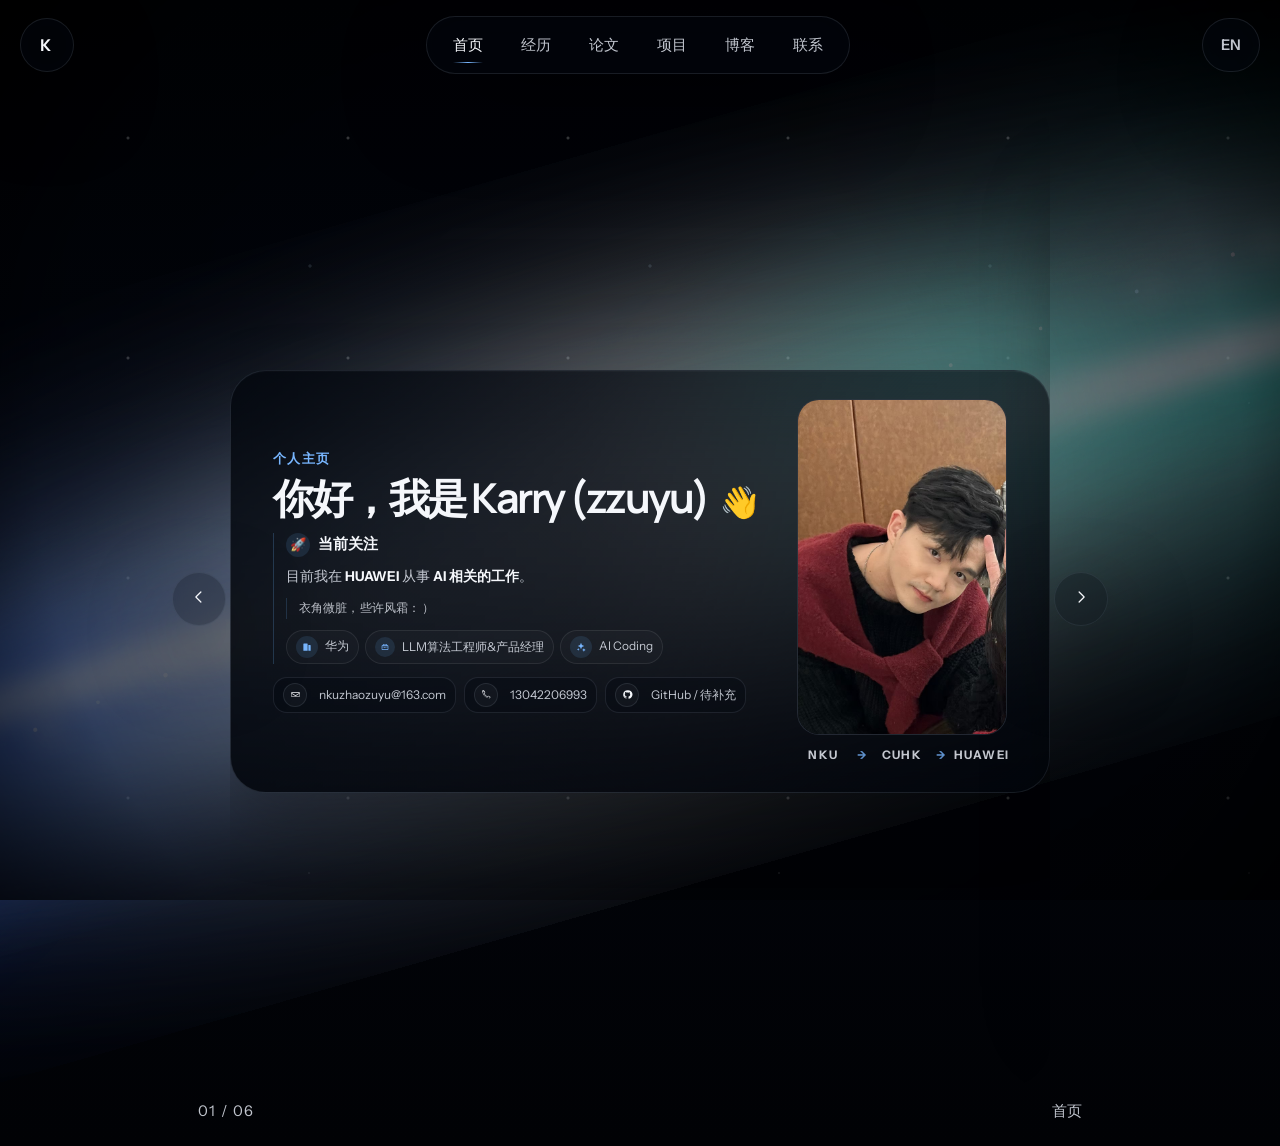
<file: index.html>
<!DOCTYPE html>
<html lang="zh-CN">
  <head>
    <meta charset="UTF-8" />
    <meta name="viewport" content="width=device-width, initial-scale=1.0" />
    <title>Karry (zzuyu) | 个人主页</title>
    <meta
      name="description"
      content="Karry (zzuyu) 的个人主页，聚焦 AI Coding、作品与联系信息。"
    />
    <link rel="preconnect" href="https://fonts.googleapis.com" />
    <link rel="preconnect" href="https://fonts.gstatic.com" crossorigin />
    <link
      href="https://fonts.googleapis.com/css2?family=Instrument+Sans:wght@400;500;600;700&family=Manrope:wght@500;600;700;800&display=swap"
      rel="stylesheet"
    />
    <link rel="stylesheet" href="./styles.css?v=20260508-3" />
  </head>
  <body style="--galaxy-ribbon-url: url('./assets/backgrounds/galaxy-ribbon.svg?v=20260313-3')">
    <div class="background-layer" aria-hidden="true"></div>
    <div class="background-ribbon" aria-hidden="true"></div>

    <div class="site-shell">
      <header class="site-header">
        <button
          class="site-mark"
          type="button"
          data-slide-target="0"
          aria-label="Go to intro"
          data-i18n-aria-label="siteMarkAria"
        >
          K
        </button>

        <nav class="site-nav" aria-label="Primary">
          <button type="button" data-slide-target="0" data-i18n="navHome">Home</button>
          <button type="button" data-slide-target="1" data-i18n="navExperience">Experience</button>
          <button type="button" data-slide-target="2" data-i18n="navPapers">Papers</button>
          <button type="button" data-slide-target="3" data-i18n="navProjects">Projects</button>
          <button type="button" data-slide-target="4" data-i18n="navBlog">Blog</button>
          <button type="button" data-slide-target="5" data-i18n="navContact">Contact</button>
        </nav>

        <button class="site-pill" id="langToggle" type="button" aria-label="Switch to Chinese">
          中文
        </button>
      </header>

      <main class="slider-shell">
        <button
          class="slide-arrow slide-arrow-left"
          id="prevSlide"
          type="button"
          aria-label="Previous slide"
          data-i18n-aria-label="prevSlideAria"
        >
          <svg viewBox="0 0 24 24" focusable="false">
            <path
              d="M14.78 5.47a.75.75 0 0 1 0 1.06L9.31 12l5.47 5.47a.75.75 0 1 1-1.06 1.06l-6-6a.75.75 0 0 1 0-1.06l6-6a.75.75 0 0 1 1.06 0Z"
            />
          </svg>
        </button>

        <div class="slider-stage">
          <div class="slides-track" id="slidesTrack">
            <section
              class="slide is-active"
              data-slide-name="Home"
              data-slide-name-en="Home"
              data-slide-name-zh="首页"
            >
              <div class="slide-panel intro-panel">
                <div class="intro-copy">
                  <p class="slide-kicker" data-i18n="introKicker">Personal Homepage</p>
                  <h1>
                    <span data-i18n="heroTitle">Hi, I'm Karry (zzuyu)</span>
                    <span class="hero-wave" aria-hidden="true">👋</span>
                  </h1>

                  <div class="intro-block">
                    <p class="intro-label">
                      <span class="intro-inline-icon" aria-hidden="true">🚀</span>
                      <span data-i18n="introLabel">Currently</span>
                    </p>
                    <p class="intro-text" data-i18n="introText" data-i18n-mode="html">
                      I currently work on <strong>AI-related initiatives</strong> at
                      <strong>HUAWEI</strong>.
                    </p>
                    <p class="intro-quote" data-i18n="introQuote">
                      衣角微脏，些许风霜： ）
                    </p>
                    <div class="intro-tags">
                      <span class="intro-tag">
                        <span class="intro-tag-icon" aria-hidden="true">
                          <svg viewBox="0 0 24 24" focusable="false">
                            <path
                              d="M5.75 4.75h6.5c.55 0 1 .45 1 1v13.5h-8.5V5.75c0-.55.45-1 1-1Zm9 3h3.5c.55 0 1 .45 1 1v10.5h-4.5V7.75Zm-5.5 1.5h1.5v1.5h-1.5v-1.5Zm0 3h1.5v1.5h-1.5v-1.5Zm0 3h1.5v1.5h-1.5v-1.5Zm6-3h1.5v1.5h-1.5v-1.5Zm0 3h1.5v1.5h-1.5v-1.5Z"
                            />
                          </svg>
                        </span>
                        <span data-i18n="introTagCompany">Huawei</span>
                      </span>
                      <span class="intro-tag intro-tag-role">
                        <span class="intro-tag-icon" aria-hidden="true">
                          <svg viewBox="0 0 24 24" focusable="false">
                            <path
                              d="M9 4.75h6A2.25 2.25 0 0 1 17.25 7v1h1A1.75 1.75 0 0 1 20 9.75v7.5A1.75 1.75 0 0 1 18.25 19h-12.5A1.75 1.75 0 0 1 4 17.25v-7.5A1.75 1.75 0 0 1 5.75 8h1V7A2.25 2.25 0 0 1 9 4.75Zm0 1.5A.75.75 0 0 0 8.25 7v1h7.5V7A.75.75 0 0 0 15 6.25H9Zm-3.25 3.25a.25.25 0 0 0-.25.25v1.55h13v-1.55a.25.25 0 0 0-.25-.25h-12.5Zm12.75 3.3h-5.75v.45a.75.75 0 0 1-.75.75h-1a.75.75 0 0 1-.75-.75v-.45H5.5v4.45c0 .14.11.25.25.25h12.5a.25.25 0 0 0 .25-.25V12.8Z"
                            />
                          </svg>
                        </span>
                        <span data-i18n="introTagRole">LLM Algorithm Engineer &amp; Product Manager</span>
                      </span>
                      <span class="intro-tag">
                        <span class="intro-tag-icon" aria-hidden="true">
                          <svg viewBox="0 0 24 24" focusable="false">
                            <path
                              d="m12 3.5 1.89 4.61 4.61 1.89-4.61 1.89L12 16.5l-1.89-4.61L5.5 10l4.61-1.89L12 3.5Zm5.75 10.75 1.08 2.42 2.42 1.08-2.42 1.08-1.08 2.42-1.08-2.42-2.42-1.08 2.42-1.08 1.08-2.42ZM6.5 14l.86 1.89 1.89.86-1.89.86-.86 1.89-.86-1.89-1.89-.86 1.89-.86L6.5 14Z"
                            />
                          </svg>
                        </span>
                        <span data-i18n="introTagAICoding">AI Coding</span>
                      </span>
                    </div>
                  </div>

                  <div class="intro-links">
                    <a class="mini-contact" href="mailto:nkuzhaozuyu@163.com">
                      <span class="mini-icon" aria-hidden="true">
                        <svg viewBox="0 0 24 24" focusable="false">
                          <path
                            d="M4 6.75h16a1.25 1.25 0 0 1 1.25 1.25v8A1.25 1.25 0 0 1 20 17.25H4A1.25 1.25 0 0 1 2.75 16V8A1.25 1.25 0 0 1 4 6.75Zm0 1.5a.25.25 0 0 0-.25.25v.2l8.25 5.2 8.25-5.2v-.2a.25.25 0 0 0-.25-.25H4Zm16.25 2.22-7.85 4.95a.75.75 0 0 1-.8 0l-7.85-4.95V16c0 .14.11.25.25.25h16a.25.25 0 0 0 .25-.25v-5.53Z"
                          />
                        </svg>
                      </span>
                      <span>nkuzhaozuyu@163.com</span>
                    </a>

                    <a class="mini-contact" href="tel:13042206993">
                      <span class="mini-icon" aria-hidden="true">
                        <svg viewBox="0 0 24 24" focusable="false">
                          <path
                            d="M6.94 3.75c.4 0 .76.24.92.61l1.25 2.93a1 1 0 0 1-.14 1l-1.35 1.72a14.42 14.42 0 0 0 6.37 6.37l1.72-1.35a1 1 0 0 1 1-.14l2.93 1.25a1 1 0 0 1 .61.92v2.2c0 .56-.46 1.02-1.02 1-9.01-.28-16.23-7.5-16.5-16.5a1 1 0 0 1 1-1.01h2.21Zm-.05 1.5H4.24c.34 7.89 6.62 14.17 14.51 14.51v-2.65l-2.47-1.05-1.84 1.45a1 1 0 0 1-1.06.11 15.93 15.93 0 0 1-7-7 1 1 0 0 1 .11-1.06l1.45-1.84-1.05-2.47Z"
                          />
                        </svg>
                      </span>
                      <span>13042206993</span>
                    </a>

                    <span class="mini-contact">
                      <span class="mini-icon" aria-hidden="true">
                        <svg viewBox="0 0 24 24" focusable="false">
                          <path
                            d="M12 2.75a9.25 9.25 0 0 0-2.92 18.03c.46.09.63-.2.63-.46v-1.62c-2.56.56-3.1-1.08-3.1-1.08-.42-1.06-1.02-1.34-1.02-1.34-.84-.57.06-.56.06-.56.92.07 1.4.94 1.4.94.82 1.39 2.15.99 2.68.76.08-.59.32-.99.58-1.22-2.04-.23-4.18-1.02-4.18-4.55 0-1 .36-1.82.94-2.46-.1-.23-.41-1.18.09-2.45 0 0 .77-.25 2.52.94A8.7 8.7 0 0 1 12 7.86c.77 0 1.55.1 2.28.3 1.75-1.19 2.52-.94 2.52-.94.5 1.27.19 2.22.1 2.45.58.64.94 1.46.94 2.46 0 3.54-2.14 4.31-4.19 4.54.33.29.62.84.62 1.7v2.52c0 .26.17.56.64.46A9.25 9.25 0 0 0 12 2.75Z"
                          />
                        </svg>
                      </span>
                      <span data-i18n="introGithub">GitHub / coming soon</span>
                    </span>
                  </div>
                </div>

                <aside class="intro-side">
                  <div class="portrait-card">
                    <img
                      src="./assets/profile-photo.jpg"
                      alt="Zhaozuyu portrait"
                      width="1236"
                      height="1988"
                      decoding="async"
                      fetchpriority="high"
                      data-i18n-alt="portraitAlt"
                    />
                  </div>
                  <div class="journey-card" aria-label="Education and work path" data-i18n-aria-label="journeyAria">
                    <div class="journey-line">
                      <span>NKU</span>
                      <span class="journey-arrow" aria-hidden="true">→</span>
                      <span>CUHK</span>
                      <span class="journey-arrow" aria-hidden="true">→</span>
                      <span>HUAWEI</span>
                    </div>
                  </div>
                </aside>
              </div>
            </section>

            <section
              class="slide"
              data-slide-name="Experience"
              data-slide-name-en="Experience"
              data-slide-name-zh="经历"
            >
              <div class="slide-panel">
                <div class="slide-header">
                  <p class="slide-kicker" data-i18n="experienceKicker">Experience</p>
                  <h2 data-i18n="experienceTitle">Huawei experience</h2>
                </div>

                <div class="experience-stack">
                  <article class="experience-card">
                    <div class="experience-top">
                      <div class="experience-brand">
                        <span class="experience-logo" aria-hidden="true">
                          <img
                            class="experience-logo-image"
                            src="./assets/huawei-logo.png"
                            alt=""
                            width="310"
                            height="274"
                            loading="lazy"
                            decoding="async"
                          />
                        </span>
                        <div class="experience-brand-copy">
                          <h3 data-i18n="experienceCurrentOrg">Huawei ICT BG</h3>
                          <p data-i18n="experienceCurrentTeam">AI Algorithm Department</p>
                        </div>
                      </div>

                      <div class="experience-meta">
                        <span class="experience-pill" data-i18n="experienceCurrentTime">2023.03 - Present</span>
                        <span class="experience-pill" data-i18n="experienceEmploymentType">Full-time</span>
                      </div>
                    </div>

                    <p class="experience-role" data-i18n="experienceCurrentRole">
                      AI Product Manager
                    </p>

                    <ul class="experience-points">
                      <li data-i18n="experienceCurrentBullet1" data-i18n-mode="html">
                        Represented the department in serving Huawei's maintenance business
                        (<strong>xxx billion RMB annual revenue</strong>) and drove
                        <strong>RAG</strong> / <strong>Agent</strong> applications from
                        <strong>0→1</strong>.
                      </li>

                      <li data-i18n="experienceCurrentBullet2" data-i18n-mode="html">
                        Worked deeply with <strong>sales</strong>, <strong>service</strong>, and
                        other business stakeholders, translating frontline needs into product
                        requirements and scenario priorities.
                      </li>

                      <li data-i18n="experienceCurrentBullet3" data-i18n-mode="html">
                        Managed a <strong>10-person delivery team</strong> (4 internal + 6 external),
                        driving task breakdown, delivery cadence, collaboration, and acceptance.
                      </li>
                    </ul>

                    <div class="experience-awards">
                      <span class="experience-awards-label" data-i18n="experienceAwardsLabel">Recognition</span>
                      <div class="experience-awards-list">
                        <span class="experience-award" data-i18n="experienceCurrentAward1">Maintenance AI 0→1</span>
                        <span class="experience-award" data-i18n="experienceCurrentAward2">Cross-functional delivery</span>
                        <span class="experience-award" data-i18n="experienceCurrentAward3">RAG / Agent productization</span>
                      </div>
                    </div>
                  </article>

                  <article class="experience-card">
                    <div class="experience-top">
                      <div class="experience-brand">
                        <span class="experience-logo" aria-hidden="true">
                          <img
                            class="experience-logo-image"
                            src="./assets/huawei-logo.png"
                            alt=""
                            width="310"
                            height="274"
                            loading="lazy"
                            decoding="async"
                          />
                        </span>
                        <div class="experience-brand-copy">
                          <h3 data-i18n="experiencePastOrg">Huawei ICT BG</h3>
                          <p data-i18n="experiencePastTeam">Algorithm &amp; Technology Development Dept.</p>
                        </div>
                      </div>

                      <div class="experience-meta">
                        <span class="experience-pill" data-i18n="experiencePastTime">2021.03 - 2023.03</span>
                        <span class="experience-pill" data-i18n="experienceEmploymentType">Full-time</span>
                      </div>
                    </div>

                    <p class="experience-role" data-i18n="experiencePastRole">
                      AI Algorithm Engineer (Natural Language Processing)
                    </p>

                    <ul class="experience-points">
                      <li data-i18n="experiencePastBullet1" data-i18n-mode="html">
                        Abstracted business scenarios into <strong>algorithmic solutions</strong>,
                        defining model evaluation, delivery acceptance, and online bad-case analysis.
                      </li>

                      <li data-i18n="experiencePastBullet2" data-i18n-mode="html">
                        Served as Huawei's <strong>university collaboration project manager</strong>,
                        connecting CUHK-Shenzhen, Fudan University, and CASIA on
                        <strong>N+1 technical exploration</strong>.
                      </li>
                    </ul>

                    <div class="experience-awards">
                      <span class="experience-awards-label" data-i18n="experienceAwardsLabel">Recognition</span>
                      <div class="experience-awards-list">
                        <span class="experience-award" data-i18n="experiencePastAward1">Business-to-algorithm abstraction</span>
                        <span class="experience-award" data-i18n="experiencePastAward2">University collaboration manager</span>
                        <span class="experience-award" data-i18n="experiencePastAward3">N+1 technical exploration</span>
                      </div>
                    </div>
                  </article>
                </div>
              </div>
            </section>

            <section
              class="slide"
              data-slide-name="Papers"
              data-slide-name-en="Papers"
              data-slide-name-zh="论文"
            >
              <div class="slide-panel papers-panel">
                <div class="slide-header">
                  <p class="slide-kicker" data-i18n="papersKicker">Papers</p>
                  <h2 data-i18n="papersTitle">Selected papers</h2>
                </div>

                <div class="papers-list">
                  <article class="paper-item">
                    <div class="paper-main">
                      <h3 class="paper-title">
                        Unleashing the Power of Language Models in Text-Attributed Graph
                      </h3>
                      <p class="paper-authors">
                        Haoyu Kuang, Jiarong Xu, Haozhe Zhang, Zuyu Zhao, Qi Zhang, Xuanjing Huang,
                        Zhongyu Wei
                      </p>
                      <p class="paper-meta">
                        <span data-i18n="paper1Venue">Findings of EMNLP · 2023</span>
                      </p>
                    </div>

                    <div class="paper-links">
                      <a
                        class="paper-link"
                        href="https://aclanthology.org/2023.findings-emnlp.565/"
                        target="_blank"
                        rel="noreferrer noopener"
                        data-i18n="paperLinkLabel"
                      >
                        View on ACL
                      </a>
                    </div>
                  </article>

                  <article class="paper-item">
                    <div class="paper-main">
                      <h3 class="paper-title">
                        One-Model-Connects-All: A Unified Graph Pre-Training Model for Online
                        Community Modeling
                      </h3>
                      <p class="paper-authors">
                        Ruoxue Ma, Jiarong Xu, Xinnong Zhang, Haozhe Zhang, Zuyu Zhao, Qi Zhang,
                        Xuanjing Huang, Zhongyu Wei
                      </p>
                      <p class="paper-meta">
                        <span data-i18n="paper2Venue">Findings of EMNLP · 2023</span>
                      </p>
                    </div>

                    <div class="paper-links">
                      <a
                        class="paper-link"
                        href="https://aclanthology.org/2023.findings-emnlp.1003/"
                        target="_blank"
                        rel="noreferrer noopener"
                        data-i18n="paperLinkLabel"
                      >
                        View on ACL
                      </a>
                    </div>
                  </article>

                  <article class="paper-item">
                    <div class="paper-main">
                      <h3 class="paper-title">
                        Document-Level Relation Extraction via Pair-Aware and Entity-Enhanced
                        Representation Learning
                      </h3>
                      <p class="paper-authors">
                        Xiusheng Huang, Hang Yang, Yubo Chen, Jun Zhao, Kang Liu, Weijian Sun,
                        Zuyu Zhao
                      </p>
                      <p class="paper-meta">
                        <span data-i18n="paper3Venue">COLING · 2022</span>
                      </p>
                    </div>

                    <div class="paper-links">
                      <a
                        class="paper-link"
                        href="https://aclanthology.org/2022.coling-1.213/"
                        target="_blank"
                        rel="noreferrer noopener"
                        data-i18n="paperLinkLabel"
                      >
                        View on ACL
                      </a>
                    </div>
                  </article>
                </div>
              </div>
            </section>

            <section
              class="slide"
              data-slide-name="Projects"
              data-slide-name-en="Projects"
              data-slide-name-zh="项目"
            >
              <div class="slide-panel">
                <div class="slide-header">
                  <p class="slide-kicker" data-i18n="projectsKicker">Projects</p>
                  <h2 data-i18n="projectsTitle">Selected projects</h2>
                </div>

                <div class="project-stack">
                  <details class="project-showcase" open>
                    <summary class="project-summary">
                      <div class="project-summary-main">
                        <span class="project-label" data-i18n="project1Label">2024.01 - 2025.12</span>
                        <h3 data-i18n="project1Title">Huawei Service-Domain Knowledge Extraction | AI Knowledge Engineering</h3>
                      </div>
                      <span class="project-expand" data-i18n="projectExpand">View details</span>
                    </summary>

                    <div class="project-body">
                      <p class="project-overview" data-i18n="project1Desc" data-i18n-mode="html">
                        Built an <strong>AI knowledge-engineering</strong> product for Huawei service
                        and maintenance scenarios, turning issue tickets, FAQs, and expert experience
                        into reusable knowledge assets.
                      </p>

                      <div class="project-actions">
                        <span class="project-action is-placeholder" data-i18n="projectVideoPlaceholder">
                          Video demo / coming soon
                        </span>
                        <span class="project-action is-placeholder" data-i18n="projectRepoPlaceholder">
                          GitHub / private for now
                        </span>
                      </div>

                      <div class="project-detail-list">
                        <article class="project-detail-item">
                          <span>01</span>
                          <div>
                            <h4 data-i18n="project1Detail1Title">Business context</h4>
                            <p data-i18n="project1Detail1Desc" data-i18n-mode="html">
                              Huawei customer maintenance is an important ICT revenue unit, while
                              engineer case coverage and fault-tree accumulation remain low.
                            </p>
                          </div>
                        </article>
                        <article class="project-detail-item">
                          <span>02</span>
                          <div>
                            <h4 data-i18n="project1Detail2Title">Technical solution</h4>
                            <p data-i18n="project1Detail2Desc" data-i18n-mode="html">
                              Defined issue-ticket preprocessing and combined <strong>domain models +
                              general models</strong> with multi-stage extraction and merge validation.
                            </p>
                          </div>
                        </article>
                        <article class="project-detail-item">
                          <span>03</span>
                          <div>
                            <h4 data-i18n="project1Detail3Title">Evaluation &amp; feedback</h4>
                            <p data-i18n="project1Detail3Desc" data-i18n-mode="html">
                              Built layered metrics for extraction accuracy, quality, case increment,
                              and manpower reduction, with online bad cases and expert feedback.
                            </p>
                          </div>
                        </article>
                        <article class="project-detail-item">
                          <span>04</span>
                          <div>
                            <h4 data-i18n="project1Detail4Title">Business impact</h4>
                            <p data-i18n="project1Detail4Desc" data-i18n-mode="html">
                              Shifted case production from human writing to human review, improving
                              efficiency and creating reusable service-domain AI assets.
                            </p>
                          </div>
                        </article>
                      </div>
                    </div>
                  </details>

                  <details class="project-showcase">
                    <summary class="project-summary">
                      <div class="project-summary-main">
                        <span class="project-label" data-i18n="project2Label">2024.03 - Present</span>
                        <h3 data-i18n="project2Title">ICT Domain Knowledge Q&amp;A | RAG, Deep Research</h3>
                      </div>
                      <span class="project-expand" data-i18n="projectExpand">View details</span>
                    </summary>

                    <div class="project-body">
                      <p class="project-overview" data-i18n="project2Desc" data-i18n-mode="html">
                        Productized a <strong>RAG + Deep Research</strong> knowledge assistant for
                        ICT maintenance scenarios, supporting knowledge retrieval, issue handling,
                        and experience reuse.
                      </p>

                      <div class="project-actions">
                        <span class="project-action is-placeholder" data-i18n="projectVideoPlaceholder">
                          Video demo / coming soon
                        </span>
                        <span class="project-action is-placeholder" data-i18n="projectRepoPlaceholder">
                          GitHub / private for now
                        </span>
                      </div>

                      <div class="project-detail-list">
                        <article class="project-detail-item">
                          <span>01</span>
                          <div>
                            <h4 data-i18n="project2Detail1Title">Business context</h4>
                            <p data-i18n="project2Detail1Desc" data-i18n-mode="html">
                              Q&amp;A-style knowledge access is high frequency, but entry points are
                              scattered and traditional FAQ systems are not intelligent enough.
                            </p>
                          </div>
                        </article>
                        <article class="project-detail-item">
                          <span>02</span>
                          <div>
                            <h4 data-i18n="project2Detail2Title">Technical solution</h4>
                            <p data-i18n="project2Detail2Desc" data-i18n-mode="html">
                              Combined intent-aware recall, <strong>BM25 + vector retrieval</strong>,
                              URL/image placeholders, and <strong>CO-STAR prompt</strong> design.
                            </p>
                          </div>
                        </article>
                        <article class="project-detail-item">
                          <span>03</span>
                          <div>
                            <h4 data-i18n="project2Detail3Title">Evaluation &amp; feedback</h4>
                            <p data-i18n="project2Detail3Desc" data-i18n-mode="html">
                              Defined metrics for intent, retrieval, answer accuracy, deflection, and
                              UX; used logs to locate bad cases within minutes.
                            </p>
                          </div>
                        </article>
                        <article class="project-detail-item">
                          <span>04</span>
                          <div>
                            <h4 data-i18n="project2Detail4Title">Business impact</h4>
                            <p data-i18n="project2Detail4Desc" data-i18n-mode="html">
                              Reached <strong>100k/month</strong> partner MAU, <strong>7k/month</strong>
                              internal MAU, <strong>59%</strong> partner deflection, and
                              <strong>50%</strong> ticket-assisted resolution.
                            </p>
                          </div>
                        </article>
                      </div>
                    </div>
                  </details>

                  <details class="project-showcase">
                    <summary class="project-summary">
                      <div class="project-summary-main">
                        <span class="project-label" data-i18n="project3Label">2025.01 - Present</span>
                        <h3 data-i18n="project3Title">Network Risk Identification Assistant | AI Agent</h3>
                      </div>
                      <span class="project-expand" data-i18n="projectExpand">View details</span>
                    </summary>

                    <div class="project-body">
                      <p class="project-overview" data-i18n="project3Desc" data-i18n-mode="html">
                        Built a <strong>network risk identification Agent</strong> for proactive
                        customer-network risk management, combining LLM capabilities with network
                        digital twins.
                      </p>

                      <div class="project-actions">
                        <span class="project-action is-placeholder" data-i18n="projectVideoPlaceholder">
                          Video demo / coming soon
                        </span>
                        <span class="project-action is-placeholder" data-i18n="projectRepoPlaceholder">
                          GitHub / private for now
                        </span>
                      </div>

                      <div class="project-detail-list">
                        <article class="project-detail-item">
                          <span>01</span>
                          <div>
                            <h4 data-i18n="project3Detail1Title">Business context</h4>
                            <p data-i18n="project3Detail1Desc" data-i18n-mode="html">
                              Maintenance is shifting from reactive issue handling to proactive risk
                              management, while traditional expert-rule solutions have low coverage.
                            </p>
                          </div>
                        </article>
                        <article class="project-detail-item">
                          <span>02</span>
                          <div>
                            <h4 data-i18n="project3Detail2Title">Technical solution</h4>
                            <p data-i18n="project3Detail2Desc" data-i18n-mode="html">
                              Built an <strong>LLM + network digital twin</strong> Agent and decomposed
                              expert risk investigation into tool calling, reasoning, validation, and explanation.
                            </p>
                          </div>
                        </article>
                        <article class="project-detail-item">
                          <span>03</span>
                          <div>
                            <h4 data-i18n="project3Detail3Title">Evaluation &amp; feedback</h4>
                            <p data-i18n="project3Detail3Desc" data-i18n-mode="html">
                              Defined an offline Agent risk benchmark and used online logs to attribute
                              Skill, Harness, and model-side issues.
                            </p>
                          </div>
                        </article>
                        <article class="project-detail-item">
                          <span>04</span>
                          <div>
                            <h4 data-i18n="project3Detail4Title">Business impact</h4>
                            <p data-i18n="project3Detail4Desc" data-i18n-mode="html">
                              Increased risk-identification volume by <strong>10×</strong>, improved
                              deep-risk ratio by <strong>80%</strong>, and reduced customer network
                              incident rate by <strong>12%</strong>.
                            </p>
                          </div>
                        </article>
                      </div>
                    </div>
                  </details>
                </div>
              </div>
            </section>

            <section
              class="slide"
              data-slide-name="Blog"
              data-slide-name-en="Blog"
              data-slide-name-zh="博客"
            >
              <div class="slide-panel blog-panel">
                <div class="slide-header">
                  <p class="slide-kicker" data-i18n="blogKicker">Blog</p>
                  <h2 data-i18n="blogTitle">Latest writing</h2>
                </div>

                <div class="blog-scroll">
                  <div class="blog-index" id="blogIndex">
                    <a class="blog-card" href="./blog/imagination-is-all-you-need.html">
                      <p class="blog-card-date">2026-03-13</p>
                      <h3 class="blog-card-title" data-i18n="blogArticle2Title">
                        Imagination Is All You Need：AI 时代，想象力成为新的稀缺品
                      </h3>
                      <p class="blog-card-summary" data-i18n="blogCard2Summary">
                        当执行被 AI 不断压缩之后，真正重新变得稀缺的，也许是想象力，以及一个人想把什么带进这个世界。
                      </p>
                      <span class="blog-card-link" data-i18n="blogOpen">阅读全文</span>
                    </a>
                    <a class="blog-card" href="./blog/ai-agent-gap.html">
                      <p class="blog-card-date">2025-08-18</p>
                      <h3 class="blog-card-title" data-i18n="blogArticleTitle">
                        AI Agent 大热背后的冷思考：技术理想与业务落地的鸿沟如何跨越？
                      </h3>
                      <p class="blog-card-summary" data-i18n="blogCardSummary">
                        从 ToB 视角讨论 AI Agent 的冷热反差、套壳式繁荣，以及业务落地中“短期做薄、长期做厚”的实践路径。
                      </p>
                      <span class="blog-card-link" data-i18n="blogOpen">阅读全文</span>
                    </a>
                  </div>
                </div>
              </div>
            </section>

            <section
              class="slide"
              data-slide-name="Contact"
              data-slide-name-en="Contact"
              data-slide-name-zh="联系"
            >
              <div class="slide-panel">
                <div class="slide-header">
                  <p class="slide-kicker" data-i18n="contactKicker">Contact</p>
                  <h2 data-i18n="contactTitle">Contact</h2>
                </div>

                <div class="contact-grid">
                  <a class="contact-card" href="mailto:nkuzhaozuyu@163.com">
                    <span class="contact-icon" aria-hidden="true">
                      <svg viewBox="0 0 24 24" focusable="false">
                        <path
                          d="M4 6.75h16a1.25 1.25 0 0 1 1.25 1.25v8A1.25 1.25 0 0 1 20 17.25H4A1.25 1.25 0 0 1 2.75 16V8A1.25 1.25 0 0 1 4 6.75Zm0 1.5a.25.25 0 0 0-.25.25v.2l8.25 5.2 8.25-5.2v-.2a.25.25 0 0 0-.25-.25H4Zm16.25 2.22-7.85 4.95a.75.75 0 0 1-.8 0l-7.85-4.95V16c0 .14.11.25.25.25h16a.25.25 0 0 0 .25-.25v-5.53Z"
                        />
                      </svg>
                    </span>
                    <span class="contact-text">nkuzhaozuyu@163.com</span>
                  </a>

                  <a class="contact-card" href="tel:13042206993">
                    <span class="contact-icon" aria-hidden="true">
                      <svg viewBox="0 0 24 24" focusable="false">
                        <path
                          d="M6.94 3.75c.4 0 .76.24.92.61l1.25 2.93a1 1 0 0 1-.14 1l-1.35 1.72a14.42 14.42 0 0 0 6.37 6.37l1.72-1.35a1 1 0 0 1 1-.14l2.93 1.25a1 1 0 0 1 .61.92v2.2c0 .56-.46 1.02-1.02 1-9.01-.28-16.23-7.5-16.5-16.5a1 1 0 0 1 1-1.01h2.21Zm-.05 1.5H4.24c.34 7.89 6.62 14.17 14.51 14.51v-2.65l-2.47-1.05-1.84 1.45a1 1 0 0 1-1.06.11 15.93 15.93 0 0 1-7-7 1 1 0 0 1 .11-1.06l1.45-1.84-1.05-2.47Z"
                        />
                      </svg>
                    </span>
                    <span class="contact-text">13042206993</span>
                  </a>

                  <span class="contact-card">
                    <span class="contact-icon" aria-hidden="true">
                      <svg viewBox="0 0 24 24" focusable="false">
                        <path
                          d="M12 2.75a9.25 9.25 0 0 0-2.92 18.03c.46.09.63-.2.63-.46v-1.62c-2.56.56-3.1-1.08-3.1-1.08-.42-1.06-1.02-1.34-1.02-1.34-.84-.57.06-.56.06-.56.92.07 1.4.94 1.4.94.82 1.39 2.15.99 2.68.76.08-.59.32-.99.58-1.22-2.04-.23-4.18-1.02-4.18-4.55 0-1 .36-1.82.94-2.46-.1-.23-.41-1.18.09-2.45 0 0 .77-.25 2.52.94A8.7 8.7 0 0 1 12 7.86c.77 0 1.55.1 2.28.3 1.75-1.19 2.52-.94 2.52-.94.5 1.27.19 2.22.1 2.45.58.64.94 1.46.94 2.46 0 3.54-2.14 4.31-4.19 4.54.33.29.62.84.62 1.7v2.52c0 .26.17.56.64.46A9.25 9.25 0 0 0 12 2.75Z"
                        />
                      </svg>
                    </span>
                    <span class="contact-text" data-i18n="contactGithub">GitHub / coming soon</span>
                  </span>

                  <span class="contact-card">
                    <span class="contact-icon" aria-hidden="true">
                      <svg viewBox="0 0 24 24" focusable="false">
                        <path
                          d="M6.25 5.75h7.5a3.5 3.5 0 0 1 3.5 3.5v5.5a3.5 3.5 0 0 1-3.5 3.5h-7.5a3.5 3.5 0 0 1-3.5-3.5v-5.5a3.5 3.5 0 0 1 3.5-3.5Zm0 1.5a2 2 0 0 0-2 2v5.5a2 2 0 0 0 2 2h7.5a2 2 0 0 0 2-2V9.25a2 2 0 0 0-2-2h-7.5Zm12.44 1.28 2.03-1.17a.75.75 0 0 1 1.12.65v8a.75.75 0 0 1-1.12.65l-2.03-1.17V8.53Zm-8.19 1.72a2.75 2.75 0 1 1 0 5.5 2.75 2.75 0 0 1 0-5.5Zm0 1.5a1.25 1.25 0 1 0 0 2.5 1.25 1.25 0 0 0 0-2.5Z"
                        />
                      </svg>
                    </span>
                    <span class="contact-text" data-i18n="contactVideo">Video / coming soon</span>
                  </span>
                </div>
              </div>
            </section>
          </div>
        </div>

        <button
          class="slide-arrow slide-arrow-right"
          id="nextSlide"
          type="button"
          aria-label="Next slide"
          data-i18n-aria-label="nextSlideAria"
        >
          <svg viewBox="0 0 24 24" focusable="false">
            <path
              d="M9.22 5.47a.75.75 0 0 1 1.06 0l6 6a.75.75 0 0 1 0 1.06l-6 6a.75.75 0 1 1-1.06-1.06L14.69 12 9.22 6.53a.75.75 0 0 1 0-1.06Z"
            />
          </svg>
        </button>

        <div class="slider-meta">
          <span class="slide-counter" id="slideCounter">01 / 06</span>
          <span class="slide-name" id="slideName">Home</span>
        </div>
      </main>
    </div>

    <script src="./script.js?v=20260508-1"></script>
  </body>
</html>
</file>
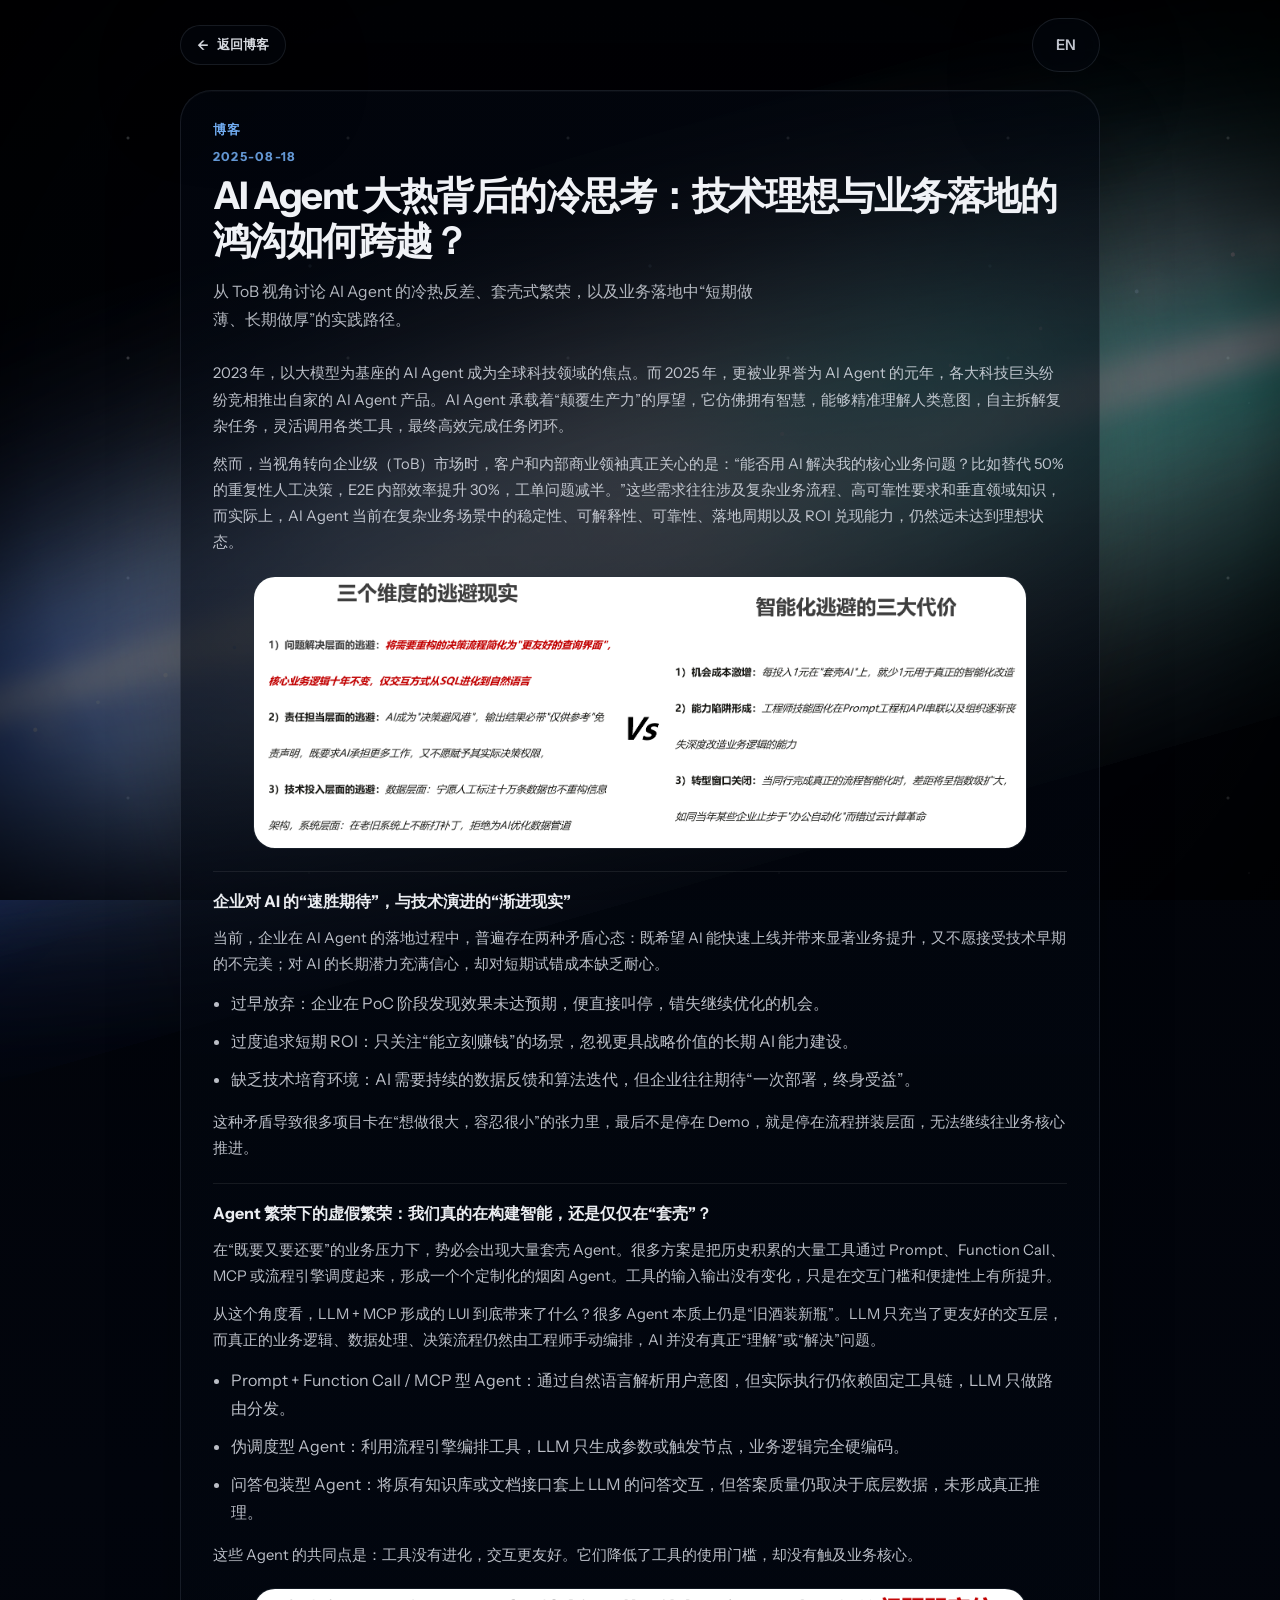
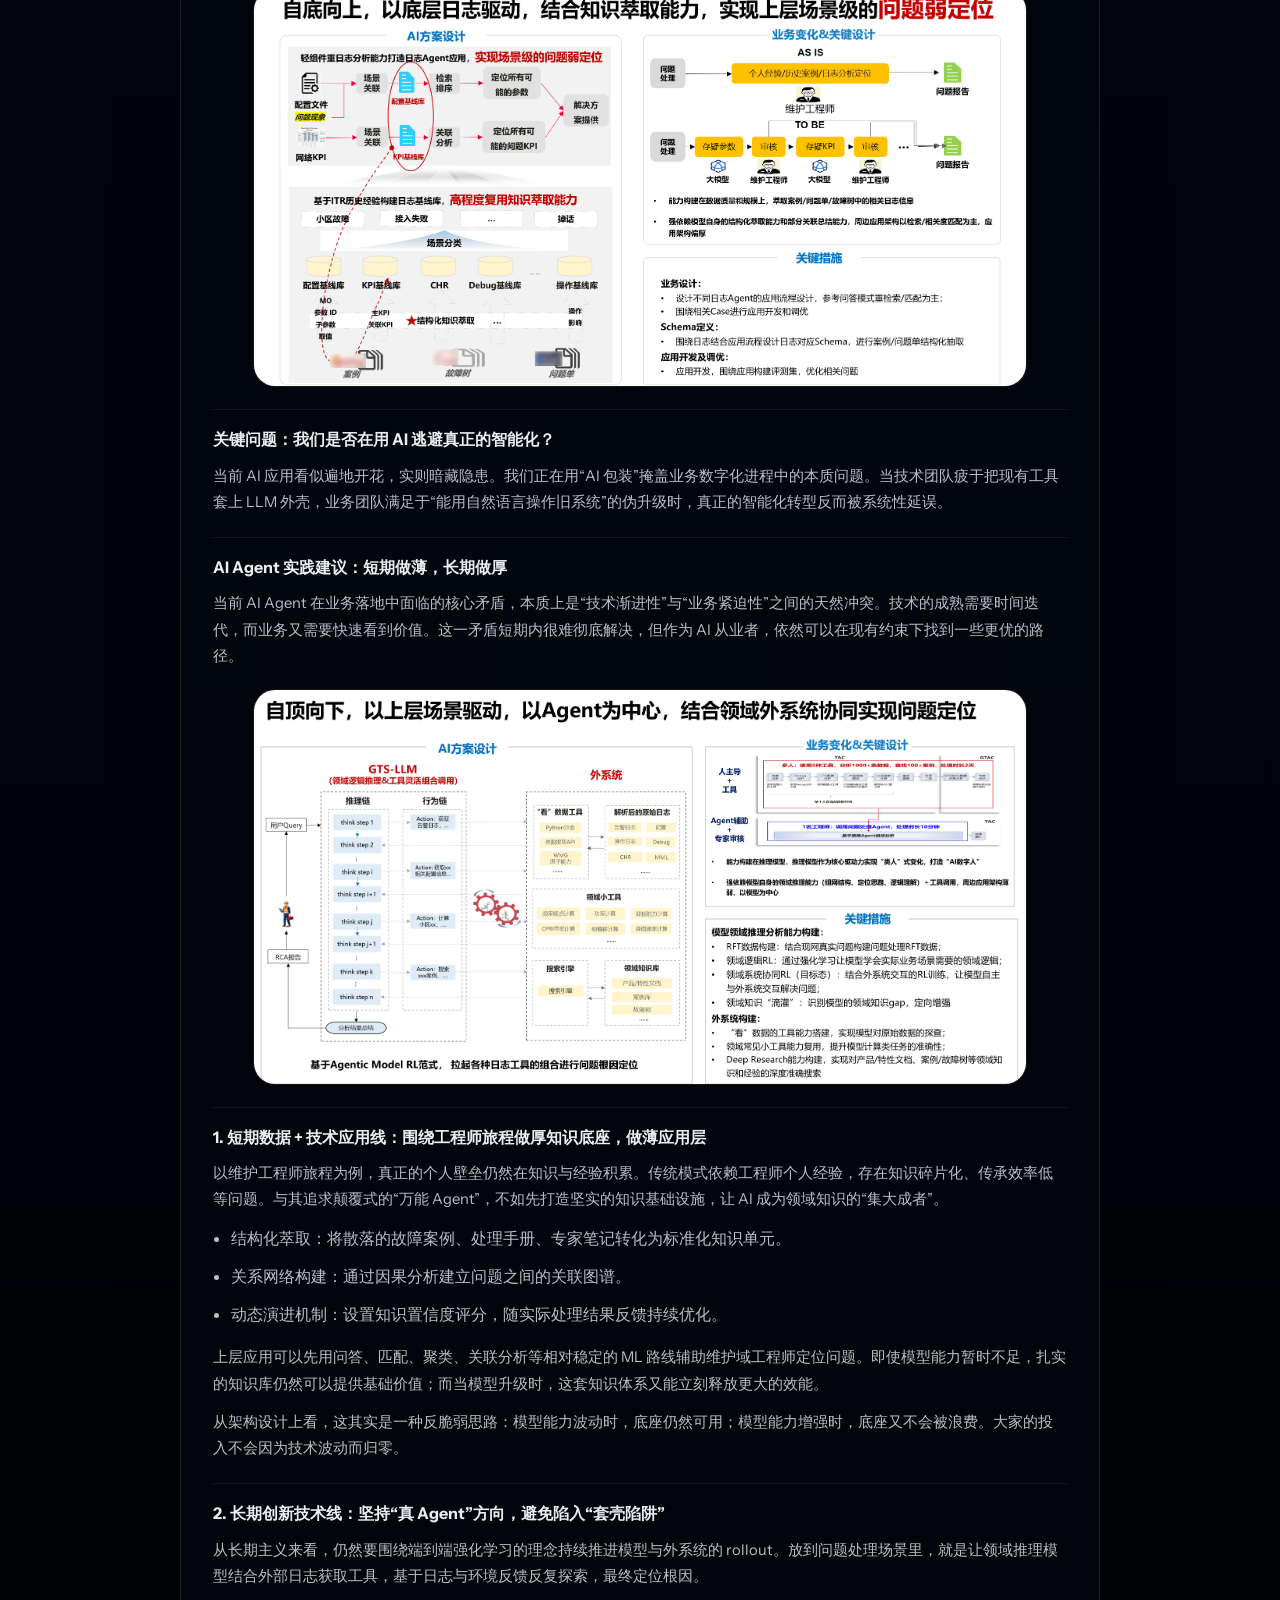
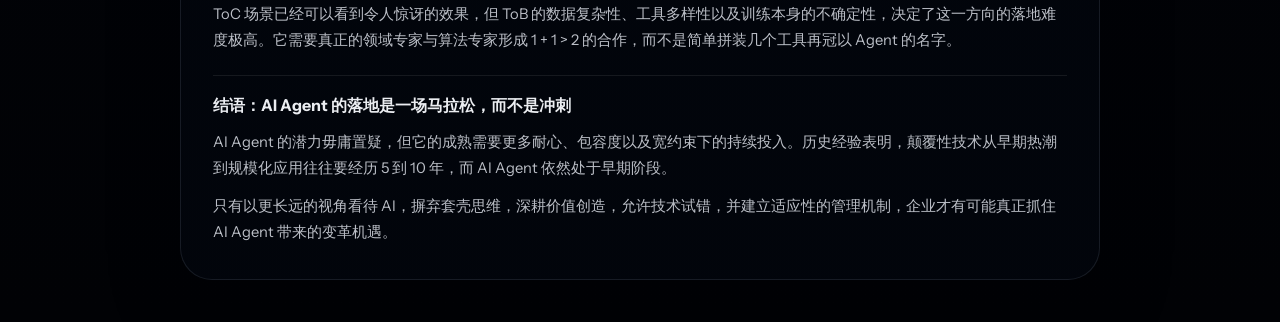
<file: blog/ai-agent-gap.html>
<!DOCTYPE html>
<html lang="zh-CN">
  <head>
    <meta charset="UTF-8" />
    <meta name="viewport" content="width=device-width, initial-scale=1.0" />
    <title>AI Agent 大热背后的冷思考 | Karry (zzuyu)</title>
    <meta
      name="description"
      content="从 ToB 视角讨论 AI Agent 的冷热反差、套壳式繁荣，以及业务落地中短期做薄、长期做厚的实践路径。"
    />
    <link rel="preconnect" href="https://fonts.googleapis.com" />
    <link rel="preconnect" href="https://fonts.gstatic.com" crossorigin />
    <link
      href="https://fonts.googleapis.com/css2?family=Instrument+Sans:wght@400;500;600;700&family=Manrope:wght@500;600;700;800&display=swap"
      rel="stylesheet"
    />
    <link rel="stylesheet" href="../styles.css?v=20260315-17" />
  </head>
  <body class="article-page" style="--galaxy-ribbon-url: url('../assets/backgrounds/galaxy-ribbon.svg?v=20260313-3')">
    <div class="background-layer" aria-hidden="true"></div>
    <div class="background-ribbon" aria-hidden="true"></div>

    <main class="article-shell">
      <header class="article-header">
        <a class="article-back-link" href="../index.html?slide=blog">
          <span aria-hidden="true">←</span>
          <span data-article-i18n="backLabel">返回博客</span>
        </a>
        <div class="article-actions">
          <button
            class="site-pill article-lang-toggle"
            id="articleLangToggle"
            type="button"
            aria-label="切换到英文"
          >
            EN
          </button>
        </div>
      </header>

      <article class="article-wrapper">
        <p class="slide-kicker article-kicker" data-article-i18n="kicker">Blog</p>
        <p class="article-date">2025-08-18</p>
        <h1 class="article-title" data-article-i18n="title">
          AI Agent 大热背后的冷思考：技术理想与业务落地的鸿沟如何跨越？
        </h1>
        <p class="article-summary" data-article-i18n="summary">
          从 ToB 视角讨论 AI Agent 的冷热反差、套壳式繁荣，以及业务落地中“短期做薄、长期做厚”的实践路径。
        </p>

        <div class="blog-article">
          <section class="blog-section">
            <p data-article-i18n="intro1">
              2023 年，以大模型为基座的 AI Agent 成为全球科技领域的焦点。而 2025 年，更被业界誉为
              AI Agent 的元年，各大科技巨头纷纷竞相推出自家的 AI Agent 产品。AI Agent 承载着“颠覆生产力”的厚望，它仿佛拥有智慧，能够精准理解人类意图，自主拆解复杂任务，灵活调用各类工具，最终高效完成任务闭环。
            </p>
            <p data-article-i18n="intro2">
              然而，当视角转向企业级（ToB）市场时，客户和内部商业领袖真正关心的是：“能否用 AI 解决我的核心业务问题？比如替代 50% 的重复性人工决策，E2E 内部效率提升 30%，工单问题减半。”这些需求往往涉及复杂业务流程、高可靠性要求和垂直领域知识，而实际上，AI Agent 当前在复杂业务场景中的稳定性、可解释性、可靠性、落地周期以及 ROI 兑现能力，仍然远未达到理想状态。
            </p>

            <figure class="blog-figure">
              <img
                src="../assets/blog/agent-shell-1.png"
                alt="AI Agent 在企业级落地中的现实张力示意图"
                width="1921"
                height="676"
                loading="lazy"
                decoding="async"
              />
            </figure>
          </section>

          <section class="blog-section">
            <h4 data-article-i18n="sec1Title">企业对 AI 的“速胜期待”，与技术演进的“渐进现实”</h4>
            <p data-article-i18n="sec1Para1">
              当前，企业在 AI Agent 的落地过程中，普遍存在两种矛盾心态：既希望 AI 能快速上线并带来显著业务提升，又不愿接受技术早期的不完美；对 AI 的长期潜力充满信心，却对短期试错成本缺乏耐心。
            </p>
            <ul class="blog-list">
              <li data-article-i18n="sec1List1">过早放弃：企业在 PoC 阶段发现效果未达预期，便直接叫停，错失继续优化的机会。</li>
              <li data-article-i18n="sec1List2">过度追求短期 ROI：只关注“能立刻赚钱”的场景，忽视更具战略价值的长期 AI 能力建设。</li>
              <li data-article-i18n="sec1List3">缺乏技术培育环境：AI 需要持续的数据反馈和算法迭代，但企业往往期待“一次部署，终身受益”。</li>
            </ul>
            <p data-article-i18n="sec1Para2">
              这种矛盾导致很多项目卡在“想做很大，容忍很小”的张力里，最后不是停在 Demo，就是停在流程拼装层面，无法继续往业务核心推进。
            </p>
          </section>

          <section class="blog-section">
            <h4 data-article-i18n="sec2Title">Agent 繁荣下的虚假繁荣：我们真的在构建智能，还是仅仅在“套壳”？</h4>
            <p data-article-i18n="sec2Para1">
              在“既要又要还要”的业务压力下，势必会出现大量套壳 Agent。很多方案是把历史积累的大量工具通过 Prompt、Function Call、MCP 或流程引擎调度起来，形成一个个定制化的烟囱 Agent。工具的输入输出没有变化，只是在交互门槛和便捷性上有所提升。
            </p>
            <p data-article-i18n="sec2Para2">
              从这个角度看，LLM + MCP 形成的 LUI 到底带来了什么？很多 Agent 本质上仍是“旧酒装新瓶”。LLM 只充当了更友好的交互层，而真正的业务逻辑、数据处理、决策流程仍然由工程师手动编排，AI 并没有真正“理解”或“解决”问题。
            </p>
            <ul class="blog-list">
              <li data-article-i18n="sec2List1">Prompt + Function Call / MCP 型 Agent：通过自然语言解析用户意图，但实际执行仍依赖固定工具链，LLM 只做路由分发。</li>
              <li data-article-i18n="sec2List2">伪调度型 Agent：利用流程引擎编排工具，LLM 只生成参数或触发节点，业务逻辑完全硬编码。</li>
              <li data-article-i18n="sec2List3">问答包装型 Agent：将原有知识库或文档接口套上 LLM 的问答交互，但答案质量仍取决于底层数据，未形成真正推理。</li>
            </ul>
            <p data-article-i18n="sec2Para3">
              这些 Agent 的共同点是：工具没有进化，交互更友好。它们降低了工具的使用门槛，却没有触及业务核心。
            </p>

            <figure class="blog-figure">
              <img
                src="../assets/blog/agent-shell-2.png"
                alt="套壳 Agent 的典型模式示意图"
                width="1971"
                height="1015"
                loading="lazy"
                decoding="async"
              />
            </figure>
          </section>

          <section class="blog-section">
            <h4 data-article-i18n="sec3Title">关键问题：我们是否在用 AI 逃避真正的智能化？</h4>
            <p data-article-i18n="sec3Para1">
              当前 AI 应用看似遍地开花，实则暗藏隐患。我们正在用“AI 包装”掩盖业务数字化进程中的本质问题。当技术团队疲于把现有工具套上 LLM 外壳，业务团队满足于“能用自然语言操作旧系统”的伪升级时，真正的智能化转型反而被系统性延误。
            </p>
          </section>

          <section class="blog-section">
            <h4 data-article-i18n="sec4Title">AI Agent 实践建议：短期做薄，长期做厚</h4>
            <p data-article-i18n="sec4Para1">
              当前 AI Agent 在业务落地中面临的核心矛盾，本质上是“技术渐进性”与“业务紧迫性”之间的天然冲突。技术的成熟需要时间迭代，而业务又需要快速看到价值。这一矛盾短期内很难彻底解决，但作为 AI 从业者，依然可以在现有约束下找到一些更优的路径。
            </p>

            <figure class="blog-figure">
              <img
                src="../assets/blog/agent-shell-3.png"
                alt="AI Agent 短期做薄、长期做厚的实践路径图"
                width="1985"
                height="1012"
                loading="lazy"
                decoding="async"
              />
            </figure>
          </section>

          <section class="blog-section">
            <h4 data-article-i18n="sec5Title">1. 短期数据 + 技术应用线：围绕工程师旅程做厚知识底座，做薄应用层</h4>
            <p data-article-i18n="sec5Para1">
              以维护工程师旅程为例，真正的个人壁垒仍然在知识与经验积累。传统模式依赖工程师个人经验，存在知识碎片化、传承效率低等问题。与其追求颠覆式的“万能 Agent”，不如先打造坚实的知识基础设施，让 AI 成为领域知识的“集大成者”。
            </p>
            <ul class="blog-list">
              <li data-article-i18n="sec5List1">结构化萃取：将散落的故障案例、处理手册、专家笔记转化为标准化知识单元。</li>
              <li data-article-i18n="sec5List2">关系网络构建：通过因果分析建立问题之间的关联图谱。</li>
              <li data-article-i18n="sec5List3">动态演进机制：设置知识置信度评分，随实际处理结果反馈持续优化。</li>
            </ul>
            <p data-article-i18n="sec5Para2">
              上层应用可以先用问答、匹配、聚类、关联分析等相对稳定的 ML 路线辅助维护域工程师定位问题。即使模型能力暂时不足，扎实的知识库仍然可以提供基础价值；而当模型升级时，这套知识体系又能立刻释放更大的效能。
            </p>
            <p data-article-i18n="sec5Para3">
              从架构设计上看，这其实是一种反脆弱思路：模型能力波动时，底座仍然可用；模型能力增强时，底座又不会被浪费。大家的投入不会因为技术波动而归零。
            </p>
          </section>

          <section class="blog-section">
            <h4 data-article-i18n="sec6Title">2. 长期创新技术线：坚持“真 Agent”方向，避免陷入“套壳陷阱”</h4>
            <p data-article-i18n="sec6Para1">
              从长期主义来看，仍然要围绕端到端强化学习的理念持续推进模型与外系统的 rollout。放到问题处理场景里，就是让领域推理模型结合外部日志获取工具，基于日志与环境反馈反复探索，最终定位根因。
            </p>
            <p data-article-i18n="sec6Para2">
              ToC 场景已经可以看到令人惊讶的效果，但 ToB 的数据复杂性、工具多样性以及训练本身的不确定性，决定了这一方向的落地难度极高。它需要真正的领域专家与算法专家形成 1 + 1 &gt; 2 的合作，而不是简单拼装几个工具再冠以 Agent 的名字。
            </p>
          </section>

          <section class="blog-section">
            <h4 data-article-i18n="sec7Title">结语：AI Agent 的落地是一场马拉松，而不是冲刺</h4>
            <p data-article-i18n="sec7Para1">
              AI Agent 的潜力毋庸置疑，但它的成熟需要更多耐心、包容度以及宽约束下的持续投入。历史经验表明，颠覆性技术从早期热潮到规模化应用往往要经历 5 到 10 年，而 AI Agent 依然处于早期阶段。
            </p>
            <p data-article-i18n="sec7Para2">
              只有以更长远的视角看待 AI，摒弃套壳思维，深耕价值创造，允许技术试错，并建立适应性的管理机制，企业才有可能真正抓住 AI Agent 带来的变革机遇。
            </p>
          </section>
        </div>
      </article>
    </main>
    <script src="./article.js?v=20260313-5"></script>
  </body>
</html>
</file>
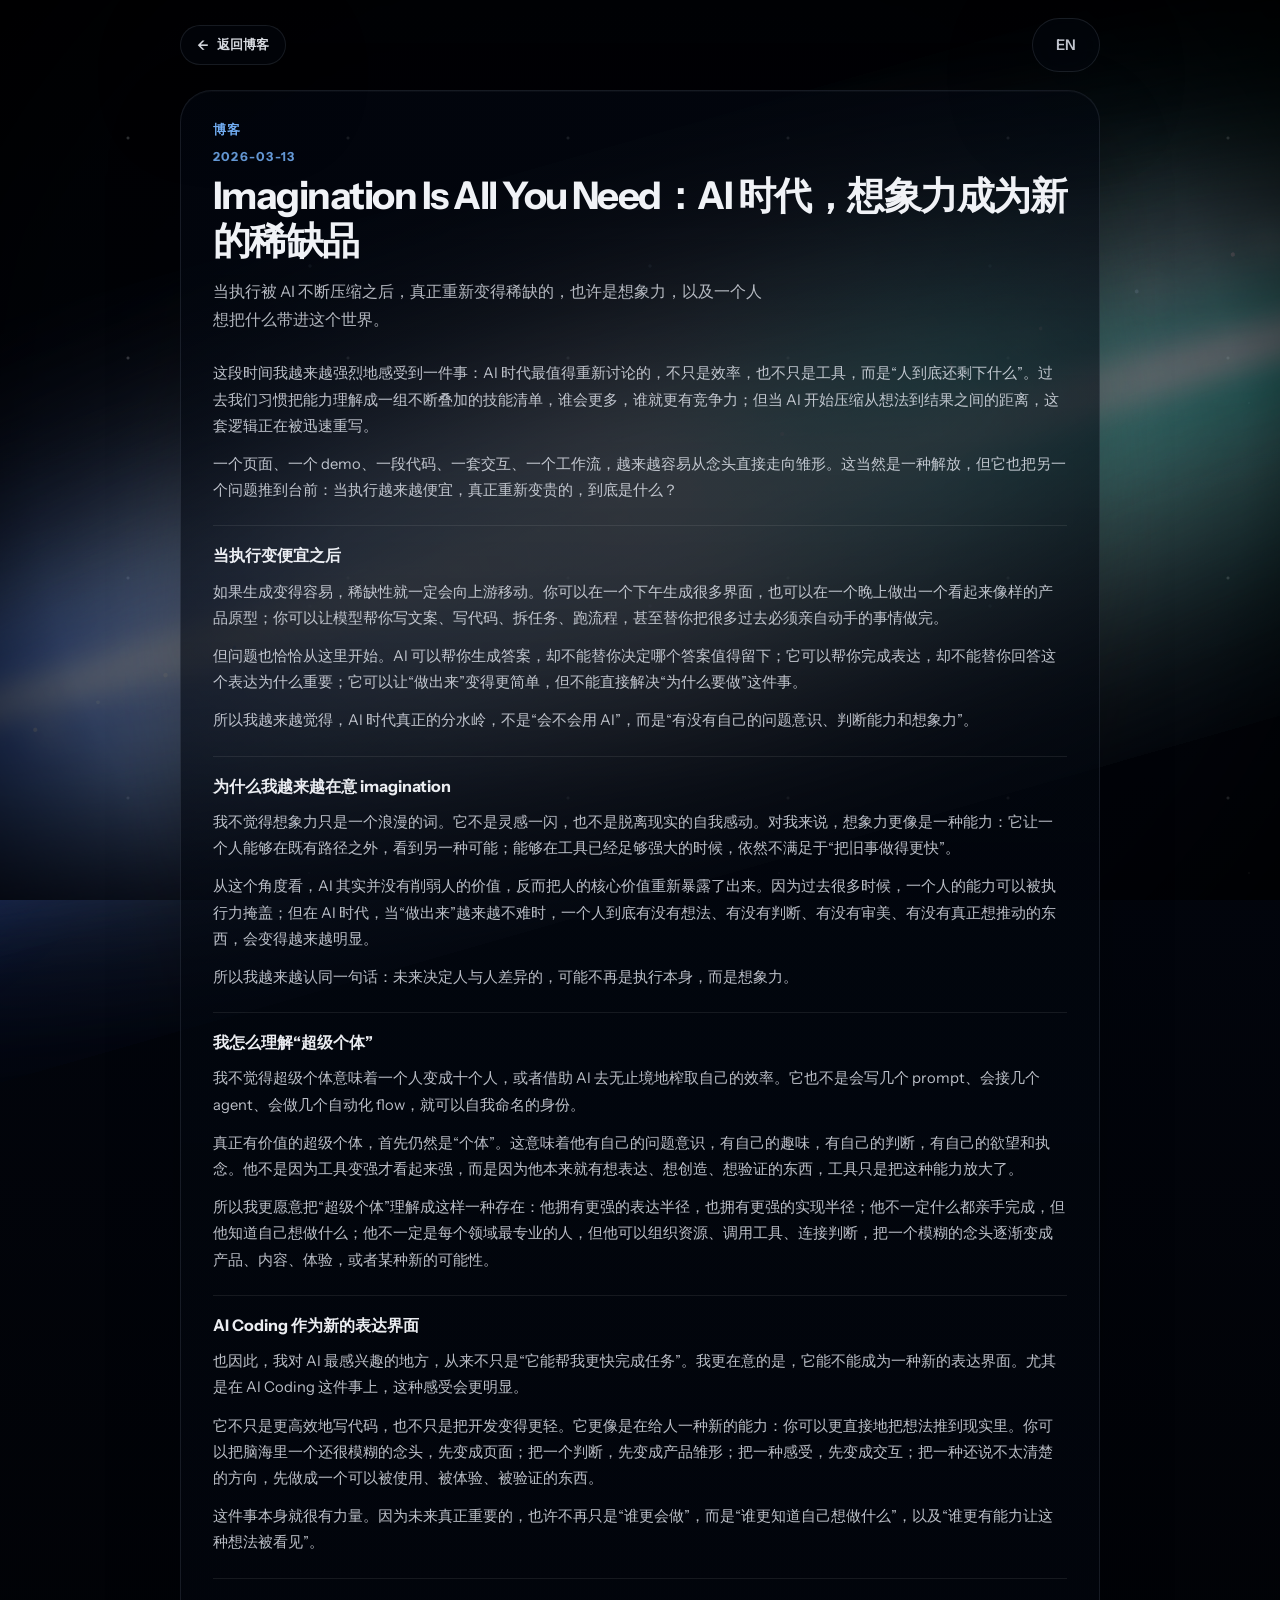
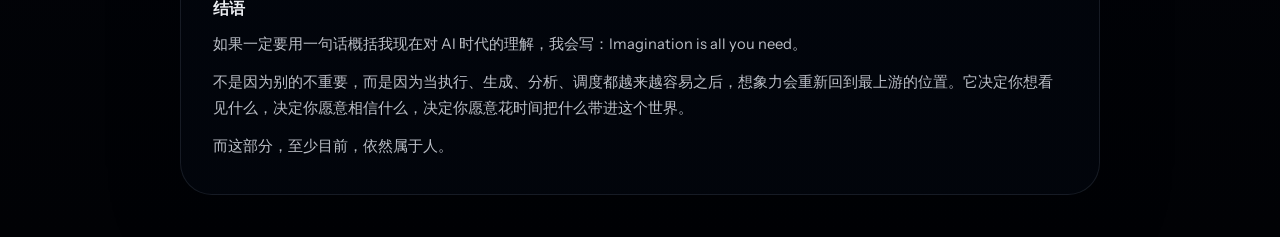
<file: blog/imagination-is-all-you-need.html>
<!DOCTYPE html>
<html lang="zh-CN">
  <head>
    <meta charset="UTF-8" />
    <meta name="viewport" content="width=device-width, initial-scale=1.0" />
    <title>Imagination Is All You Need | Karry (zzuyu)</title>
    <meta
      name="description"
      content="当执行被 AI 不断压缩之后，真正重新变得稀缺的，也许是想象力，以及一个人想把什么带进这个世界。"
    />
    <link rel="preconnect" href="https://fonts.googleapis.com" />
    <link rel="preconnect" href="https://fonts.gstatic.com" crossorigin />
    <link
      href="https://fonts.googleapis.com/css2?family=Instrument+Sans:wght@400;500;600;700&family=Manrope:wght@500;600;700;800&display=swap"
      rel="stylesheet"
    />
    <link rel="stylesheet" href="../styles.css?v=20260315-17" />
  </head>
  <body class="article-page" style="--galaxy-ribbon-url: url('../assets/backgrounds/galaxy-ribbon.svg?v=20260313-3')">
    <div class="background-layer" aria-hidden="true"></div>
    <div class="background-ribbon" aria-hidden="true"></div>

    <main class="article-shell">
      <header class="article-header">
        <a class="article-back-link" href="../index.html?slide=blog">
          <span aria-hidden="true">←</span>
          <span data-article-i18n="backLabel">返回博客</span>
        </a>
        <div class="article-actions">
          <button
            class="site-pill article-lang-toggle"
            id="articleLangToggle"
            type="button"
            aria-label="切换到英文"
          >
            EN
          </button>
        </div>
      </header>

      <article class="article-wrapper">
        <p class="slide-kicker article-kicker" data-article-i18n="kicker">Blog</p>
        <p class="article-date">2026-03-13</p>
        <h1 class="article-title" data-article-i18n="title">
          Imagination Is All You Need：AI 时代，想象力成为新的稀缺品
        </h1>
        <p class="article-summary" data-article-i18n="summary">
          当执行被 AI 不断压缩之后，真正重新变得稀缺的，也许是想象力，以及一个人想把什么带进这个世界。
        </p>

        <div class="blog-article">
          <section class="blog-section">
            <p data-article-i18n="intro1">
              这段时间我越来越强烈地感受到一件事：AI 时代最值得重新讨论的，不只是效率，也不只是工具，而是“人到底还剩下什么”。过去我们习惯把能力理解成一组不断叠加的技能清单，谁会更多，谁就更有竞争力；但当 AI 开始压缩从想法到结果之间的距离，这套逻辑正在被迅速重写。
            </p>
            <p data-article-i18n="intro2">
              一个页面、一个 demo、一段代码、一套交互、一个工作流，越来越容易从念头直接走向雏形。这当然是一种解放，但它也把另一个问题推到台前：当执行越来越便宜，真正重新变贵的，到底是什么？
            </p>
          </section>

          <section class="blog-section">
            <h4 data-article-i18n="sec1Title">当执行变便宜之后</h4>
            <p data-article-i18n="sec1Para1">
              如果生成变得容易，稀缺性就一定会向上游移动。你可以在一个下午生成很多界面，也可以在一个晚上做出一个看起来像样的产品原型；你可以让模型帮你写文案、写代码、拆任务、跑流程，甚至替你把很多过去必须亲自动手的事情做完。
            </p>
            <p data-article-i18n="sec1Para2">
              但问题也恰恰从这里开始。AI 可以帮你生成答案，却不能替你决定哪个答案值得留下；它可以帮你完成表达，却不能替你回答这个表达为什么重要；它可以让“做出来”变得更简单，但不能直接解决“为什么要做”这件事。
            </p>
            <p data-article-i18n="sec1Para3">
              所以我越来越觉得，AI 时代真正的分水岭，不是“会不会用 AI”，而是“有没有自己的问题意识、判断能力和想象力”。
            </p>
          </section>

          <section class="blog-section">
            <h4 data-article-i18n="sec2Title">为什么我越来越在意 imagination</h4>
            <p data-article-i18n="sec2Para1">
              我不觉得想象力只是一个浪漫的词。它不是灵感一闪，也不是脱离现实的自我感动。对我来说，想象力更像是一种能力：它让一个人能够在既有路径之外，看到另一种可能；能够在工具已经足够强大的时候，依然不满足于“把旧事做得更快”。
            </p>
            <p data-article-i18n="sec2Para2">
              从这个角度看，AI 其实并没有削弱人的价值，反而把人的核心价值重新暴露了出来。因为过去很多时候，一个人的能力可以被执行力掩盖；但在 AI 时代，当“做出来”越来越不难时，一个人到底有没有想法、有没有判断、有没有审美、有没有真正想推动的东西，会变得越来越明显。
            </p>
            <p data-article-i18n="sec2Para3">
              所以我越来越认同一句话：未来决定人与人差异的，可能不再是执行本身，而是想象力。
            </p>
          </section>

          <section class="blog-section">
            <h4 data-article-i18n="sec3Title">我怎么理解“超级个体”</h4>
            <p data-article-i18n="sec3Para1">
              我不觉得超级个体意味着一个人变成十个人，或者借助 AI 去无止境地榨取自己的效率。它也不是会写几个 prompt、会接几个 agent、会做几个自动化 flow，就可以自我命名的身份。
            </p>
            <p data-article-i18n="sec3Para2">
              真正有价值的超级个体，首先仍然是“个体”。这意味着他有自己的问题意识，有自己的趣味，有自己的判断，有自己的欲望和执念。他不是因为工具变强才看起来强，而是因为他本来就有想表达、想创造、想验证的东西，工具只是把这种能力放大了。
            </p>
            <p data-article-i18n="sec3Para3">
              所以我更愿意把“超级个体”理解成这样一种存在：他拥有更强的表达半径，也拥有更强的实现半径；他不一定什么都亲手完成，但他知道自己想做什么；他不一定是每个领域最专业的人，但他可以组织资源、调用工具、连接判断，把一个模糊的念头逐渐变成产品、内容、体验，或者某种新的可能性。
            </p>
          </section>

          <section class="blog-section">
            <h4 data-article-i18n="sec4Title">AI Coding 作为新的表达界面</h4>
            <p data-article-i18n="sec4Para1">
              也因此，我对 AI 最感兴趣的地方，从来不只是“它能帮我更快完成任务”。我更在意的是，它能不能成为一种新的表达界面。尤其是在 AI Coding 这件事上，这种感受会更明显。
            </p>
            <p data-article-i18n="sec4Para2">
              它不只是更高效地写代码，也不只是把开发变得更轻。它更像是在给人一种新的能力：你可以更直接地把想法推到现实里。你可以把脑海里一个还很模糊的念头，先变成页面；把一个判断，先变成产品雏形；把一种感受，先变成交互；把一种还说不太清楚的方向，先做成一个可以被使用、被体验、被验证的东西。
            </p>
            <p data-article-i18n="sec4Para3">
              这件事本身就很有力量。因为未来真正重要的，也许不再只是“谁更会做”，而是“谁更知道自己想做什么”，以及“谁更有能力让这种想法被看见”。
            </p>
          </section>

          <section class="blog-section">
            <h4 data-article-i18n="sec5Title">结语</h4>
            <p data-article-i18n="sec5Para1">
              如果一定要用一句话概括我现在对 AI 时代的理解，我会写：<strong>Imagination is all you need.</strong>
            </p>
            <p data-article-i18n="sec5Para2">
              不是因为别的不重要，而是因为当执行、生成、分析、调度都越来越容易之后，想象力会重新回到最上游的位置。它决定你想看见什么，决定你愿意相信什么，决定你愿意花时间把什么带进这个世界。
            </p>
            <p data-article-i18n="sec5Para3">
              而这部分，至少目前，依然属于人。
            </p>
          </section>
        </div>
      </article>
    </main>
    <script src="./imagination-article.js?v=20260313-1"></script>
  </body>
</html>
</file>
<file: styles.css>
:root {
  --bg: #03060f;
  --bg-deep: #010207;
  --panel: rgba(4, 9, 18, 0.7);
  --panel-soft: rgba(5, 10, 18, 0.8);
  --line: rgba(214, 228, 255, 0.1);
  --line-strong: rgba(214, 228, 255, 0.18);
  --text: #f5f7fb;
  --muted: rgba(230, 235, 244, 0.84);
  --accent: #78b6ff;
  --shadow: 0 30px 88px rgba(0, 0, 0, 0.42);
  --radius-lg: 34px;
  --radius-md: 22px;
  --max-width: 1240px;
}

* {
  box-sizing: border-box;
}

html {
  scroll-behavior: smooth;
}

body {
  margin: 0;
  min-height: 100vh;
  color: var(--text);
  font-family: "Instrument Sans", "PingFang SC", sans-serif;
  background: linear-gradient(180deg, #010205 0%, #02050d 42%, #010205 100%);
  animation: none;
}

body::before,
body::after {
  position: fixed;
  inset: 0;
  z-index: -2;
  content: "";
  pointer-events: none;
}

body::before {
  background:
    radial-gradient(circle at 52% 52%, rgba(53, 88, 178, 0.05), transparent 20%),
    radial-gradient(circle at 50% 50%, rgba(255, 255, 255, 0.012), transparent 9%);
  filter: blur(132px);
  opacity: 0.12;
  animation: none;
}

body::after {
  z-index: -1;
  inset: 0;
  background:
    radial-gradient(circle at 50% 52%, transparent 38%, rgba(0, 0, 0, 0.18) 76%, rgba(0, 0, 0, 0.7) 100%),
    linear-gradient(180deg, rgba(0, 0, 0, 0.08), transparent 26%, rgba(0, 0, 0, 0.24) 100%);
  opacity: 1;
}

a,
button {
  color: inherit;
  font: inherit;
}

a {
  text-decoration: none;
}

button {
  padding: 0;
  background: none;
  border: 0;
  cursor: pointer;
}

img {
  display: block;
  max-width: 100%;
}

h1,
h2,
h3,
p {
  margin: 0;
}

.background-layer {
  position: fixed;
  inset: 0;
  z-index: -4;
  background: none;
  filter: none;
  pointer-events: none;
  animation: none;
}

.background-layer::before,
.background-layer::after {
  position: absolute;
  inset: 0;
  content: "";
  pointer-events: none;
}

.background-layer::before {
  background-image:
    radial-gradient(circle, rgba(255, 255, 255, 0.9) 0 1.2px, transparent 1.82px),
    radial-gradient(circle, rgba(186, 226, 255, 0.52) 0 1.3px, transparent 2px),
    radial-gradient(circle, rgba(255, 255, 255, 0.34) 0 0.88px, transparent 1.48px),
    radial-gradient(circle, rgba(140, 176, 255, 0.16) 0 2px, transparent 3.8px);
  background-size: 220px 220px, 340px 340px, 470px 470px, 720px 720px;
  background-position: 18px 28px, 140px 96px, 74px 168px, 224px 188px;
  opacity: 0.26;
  animation: starTwinkle 11s ease-in-out infinite alternate;
}

.background-layer::after {
  display: none;
}

.background-ribbon {
  position: fixed;
  inset: 0;
  z-index: -3;
  pointer-events: none;
}

.background-ribbon::before,
.background-ribbon::after {
  position: absolute;
  left: 54%;
  top: 56%;
  content: "";
  pointer-events: none;
}

.background-ribbon::before {
  width: min(208vw, 3600px);
  height: min(56vw, 860px);
  background: var(--galaxy-ribbon-url) center / 100% auto no-repeat;
  opacity: 0.72;
  filter: saturate(1.24) brightness(0.74) contrast(1.08);
  transform: translate(-50%, -50%) rotate(-16deg) scale(1.02);
  transform-origin: center;
  mix-blend-mode: normal;
  animation: milkyWayDrift 62s ease-in-out infinite alternate;
}

.background-ribbon::after {
  width: min(178vw, 2920px);
  height: min(12vw, 184px);
  border-radius: 999px;
  background:
    linear-gradient(
      90deg,
      rgba(43, 74, 222, 0.05) 0%,
      rgba(88, 127, 255, 0.1) 16%,
      rgba(175, 214, 255, 0.18) 34%,
      rgba(255, 255, 255, 0.28) 50%,
      rgba(182, 242, 235, 0.18) 68%,
      rgba(45, 199, 177, 0.1) 82%,
      rgba(147, 54, 87, 0.07) 100%
    );
  opacity: 0.3;
  filter: blur(44px);
  transform: translate(-50%, -50%) rotate(-16deg);
  animation: milkyWayGlow 62s ease-in-out infinite alternate;
}

.site-shell {
  width: min(calc(100% - 28px), var(--max-width));
  margin: 0 auto;
  padding: 16px 0 22px;
}

.site-header {
  display: flex;
  align-items: center;
  justify-content: space-between;
  gap: 20px;
}

.site-mark,
.site-pill,
.site-nav {
  border: 1px solid rgba(206, 223, 255, 0.11);
  background: rgba(3, 8, 18, 0.42);
  backdrop-filter: blur(22px);
  box-shadow: var(--shadow);
}

.site-mark,
.site-pill {
  display: inline-flex;
  align-items: center;
  justify-content: center;
  min-width: 54px;
  min-height: 54px;
  border-radius: 999px;
  transition: transform 220ms ease, border-color 220ms ease, color 220ms ease;
}

.site-mark {
  width: 54px;
  font-family: "Manrope", sans-serif;
  font-size: 1.02rem;
  font-weight: 800;
  letter-spacing: 0.08em;
}

.site-pill {
  padding: 0 18px;
  color: var(--muted);
  font-size: 0.92rem;
  font-weight: 600;
}

.site-nav {
  display: flex;
  gap: 14px;
  padding: 10px 14px;
  border-radius: 999px;
}

.site-nav button {
  position: relative;
  padding: 8px 12px;
  color: var(--muted);
  font-size: 0.94rem;
  transition: color 180ms ease;
}

.site-nav button::after {
  position: absolute;
  left: 12px;
  right: 12px;
  bottom: 0;
  height: 1px;
  background: linear-gradient(90deg, transparent, var(--accent), transparent);
  opacity: 0;
  transform: translateY(4px);
  transition: opacity 180ms ease, transform 180ms ease;
  content: "";
}

.site-nav button.is-active,
.site-nav button:hover,
.site-mark:hover,
.site-pill:hover {
  color: var(--text);
}

.site-nav button.is-active::after,
.site-nav button:hover::after {
  opacity: 1;
  transform: translateY(0);
}

.site-mark:hover,
.site-pill:hover {
  transform: translateY(-2px);
  border-color: var(--line-strong);
}

.slider-shell {
  position: relative;
  min-height: calc(100vh - 96px);
  display: grid;
  align-items: center;
  padding: 18px 0 0;
  width: min(calc(100% - 96px), 900px);
  margin: 0 auto;
}

.slider-stage {
  width: min(100%, 820px);
  margin: 0 auto;
  overflow: hidden;
  border-radius: 42px;
}

.slides-track {
  display: flex;
  width: 100%;
  transition: transform 520ms cubic-bezier(0.22, 1, 0.36, 1);
  will-change: transform;
}

.slide {
  flex: 0 0 100%;
  width: 100%;
  min-height: calc(100vh - 136px);
  display: flex;
  align-items: center;
  justify-content: center;
  padding: 12px 0 28px;
}

.slide-panel {
  position: relative;
  width: 100%;
  border: 1px solid rgba(208, 224, 255, 0.1);
  border-radius: 36px;
  background:
    linear-gradient(180deg, rgba(2, 6, 14, 0.56), rgba(2, 5, 12, 0.76));
  box-shadow:
    0 24px 68px rgba(0, 0, 0, 0.26),
    inset 0 1px 0 rgba(255, 255, 255, 0.03);
  backdrop-filter: blur(26px);
  padding: 28px 42px;
  overflow: hidden;
}

.intro-panel {
  position: relative;
  display: grid;
  grid-template-columns: minmax(0, 500px) 210px;
  justify-content: center;
  gap: 28px;
}

.intro-panel::before {
  position: absolute;
  inset: 10% 8% auto auto;
  width: 320px;
  height: 320px;
  border-radius: 50%;
  background: radial-gradient(circle at 50% 50%, rgba(110, 150, 255, 0.05), transparent 62%);
  filter: blur(42px);
  opacity: 0.12;
  content: "";
  pointer-events: none;
  animation: introAura 8s ease-in-out infinite alternate;
}

.intro-panel::after {
  position: absolute;
  inset: 0;
  background: linear-gradient(90deg, rgba(1, 4, 10, 0.46) 0%, rgba(2, 6, 13, 0.34) 42%, rgba(2, 6, 13, 0.16) 68%, rgba(2, 6, 13, 0.08) 100%);
  content: "";
  pointer-events: none;
}

.intro-copy,
.intro-side {
  position: relative;
  z-index: 1;
}

.intro-copy {
  display: grid;
  align-content: center;
}

.intro-copy,
.intro-side,
.slide-header,
.project-grid,
.project-stack,
.experience-stack,
.papers-list,
.blog-scroll,
.note-list,
.panel-note,
.contact-grid {
  opacity: 0;
  transform: translateY(18px);
  transition: opacity 360ms ease, transform 360ms ease;
}

.slide.is-active .intro-copy,
.slide.is-active .intro-side,
.slide.is-active .slide-header,
.slide.is-active .project-grid,
.slide.is-active .project-stack,
.slide.is-active .experience-stack,
.slide.is-active .papers-list,
.slide.is-active .blog-scroll,
.slide.is-active .note-list,
.slide.is-active .panel-note,
.slide.is-active .contact-grid {
  opacity: 1;
  transform: translateY(0);
}

.slide.is-active .intro-side,
.slide.is-active .project-grid,
.slide.is-active .project-stack,
.slide.is-active .experience-stack,
.slide.is-active .papers-list,
.slide.is-active .blog-scroll,
.slide.is-active .note-list,
.slide.is-active .contact-grid {
  transition-delay: 120ms;
}

.slide.is-active .panel-note {
  transition-delay: 180ms;
}

.slide-kicker,
.project-label,
.note-item span {
  color: var(--accent);
  letter-spacing: 0.1em;
  text-transform: uppercase;
  font-size: 0.84rem;
  font-weight: 700;
}

.intro-panel h1,
.slide-panel h2,
.project-card h3,
.note-item h3 {
  font-family: "Manrope", "Instrument Sans", sans-serif;
}

.intro-panel h1 {
  max-width: none;
  margin-top: 8px;
  font-size: clamp(1.82rem, 3.25vw, 2.58rem);
  line-height: 1.04;
  letter-spacing: -0.06em;
  white-space: nowrap;
  animation: heroFloat 5.5s ease-in-out infinite;
}

.hero-wave {
  display: inline-block;
  margin-left: 0.18em;
  font-size: 0.74em;
  transform-origin: 70% 70%;
  animation: waveHand 3.4s ease-in-out infinite;
}

.intro-block {
  max-width: 42rem;
  margin-top: 14px;
  padding-left: 12px;
  border-left: 1px solid rgba(106, 182, 255, 0.22);
}

.intro-label {
  color: var(--text);
  display: inline-flex;
  align-items: center;
  gap: 8px;
  font-size: 0.96rem;
  font-weight: 700;
}

.intro-inline-icon {
  display: inline-flex;
  align-items: center;
  justify-content: center;
  width: 24px;
  height: 24px;
  border-radius: 999px;
  background: rgba(106, 182, 255, 0.12);
  font-size: 0.82rem;
  line-height: 1;
}

.intro-text,
.mini-contact span:last-child,
.project-card p,
.project-meta span,
.note-item p,
.panel-note,
.contact-text,
.slider-meta {
  color: var(--muted);
  line-height: 1.72;
}

.intro-text {
  max-width: 40rem;
  margin-top: 8px;
  font-size: 0.85rem;
}

.intro-text strong {
  color: var(--text);
  font-weight: 700;
}

.intro-quote {
  max-width: 34rem;
  margin-top: 10px;
  padding-left: 12px;
  border-left: 1px solid rgba(106, 182, 255, 0.18);
  color: rgba(228, 232, 240, 0.82);
  font-size: 0.76rem;
  line-height: 1.7;
  letter-spacing: 0.01em;
}

.intro-tags {
  display: flex;
  flex-wrap: wrap;
  gap: 6px;
  margin-top: 11px;
  max-width: 40rem;
}

.intro-tag {
  display: inline-flex;
  align-items: center;
  gap: 7px;
  padding: 5px 9px;
  border: 1px solid rgba(255, 255, 255, 0.08);
  border-radius: 999px;
  background: rgba(255, 255, 255, 0.022);
  color: var(--muted);
  font-size: 0.74rem;
  line-height: 1;
  transition: transform 220ms ease, border-color 220ms ease, background-color 220ms ease;
}

.slide.is-active .intro-tag {
  animation: tagSettle 520ms ease both;
}

.slide.is-active .intro-tag:nth-child(2) {
  animation-delay: 70ms;
}

.slide.is-active .intro-tag:nth-child(3) {
  animation-delay: 140ms;
}

.intro-tag:hover {
  transform: translateY(-2px);
  border-color: rgba(132, 188, 255, 0.22);
  background: rgba(120, 182, 255, 0.06);
}

.intro-tag-icon {
  display: inline-flex;
  align-items: center;
  justify-content: center;
  width: 22px;
  height: 22px;
  border-radius: 999px;
  background: rgba(106, 182, 255, 0.12);
  color: var(--accent);
  flex: 0 0 auto;
}

.intro-tag-icon svg {
  width: 12px;
  height: 12px;
  fill: currentColor;
}

.intro-tag-role {
  font-size: 0.76rem;
}

.intro-tag-role .intro-tag-icon {
  width: 20px;
  height: 20px;
}

.intro-tag-role .intro-tag-icon svg {
  width: 10px;
  height: 10px;
}

.intro-links {
  display: flex;
  flex-wrap: wrap;
  align-items: center;
  gap: 8px;
  margin-top: 13px;
  max-width: 42rem;
}

.mini-contact,
.contact-card {
  display: flex;
  align-items: center;
  gap: 12px;
  border: 1px solid rgba(210, 226, 255, 0.1);
  border-radius: 18px;
  background: rgba(5, 10, 19, 0.54);
  transition:
    transform 220ms ease,
    border-color 220ms ease,
    background-color 220ms ease,
    box-shadow 220ms ease;
}

.mini-contact {
  min-height: 0;
  padding: 5px 9px;
  border-radius: 14px;
  background: rgba(5, 10, 19, 0.46);
}

.mini-contact span:last-child {
  font-size: 0.75rem;
  line-height: 1.34;
}

.mini-contact:hover,
.contact-card:hover {
  transform: translateY(-1px);
  border-color: rgba(132, 188, 255, 0.22);
  background: rgba(7, 13, 23, 0.68);
  box-shadow: 0 16px 34px rgba(0, 0, 0, 0.24);
}

.mini-icon,
.contact-icon {
  display: inline-flex;
  align-items: center;
  justify-content: center;
  width: 24px;
  height: 24px;
  border: 1px solid rgba(214, 228, 255, 0.1);
  border-radius: 999px;
  background: rgba(255, 255, 255, 0.035);
  color: var(--text);
  flex: 0 0 auto;
}

.mini-icon svg,
.contact-icon svg {
  width: 11px;
  height: 11px;
  fill: currentColor;
}

.intro-side {
  display: grid;
  align-content: center;
  justify-items: start;
  gap: 10px;
}

.portrait-card {
  position: relative;
  width: min(100%, 220px);
  margin-left: 0;
  overflow: hidden;
  border: 1px solid rgba(210, 226, 255, 0.14);
  border-radius: 22px;
  background: rgba(5, 10, 18, 0.62);
  animation: portraitDrift 7s ease-in-out infinite;
  transition: transform 320ms ease, border-color 220ms ease, box-shadow 220ms ease;
}

.portrait-card::after {
  position: absolute;
  inset: 0;
  background: linear-gradient(115deg, transparent 4%, rgba(255, 255, 255, 0.08) 18%, transparent 32%);
  content: "";
  opacity: 0;
  pointer-events: none;
  transform: translateX(-120%);
  animation: portraitSheen 6.5s ease-in-out infinite;
}

.portrait-card img {
  width: 100%;
  height: auto;
  aspect-ratio: 1236 / 1988;
  object-fit: contain;
  object-position: center top;
  transition: transform 520ms ease;
}

.portrait-card:hover {
  transform: translateY(-4px);
  border-color: rgba(224, 234, 255, 0.18);
  box-shadow: 0 24px 52px rgba(0, 0, 0, 0.24);
}

.portrait-card:hover img {
  transform: scale(1.05);
}

.journey-card {
  width: min(100%, 220px);
  margin-left: 0;
  padding: 2px 0 0;
}

.journey-line {
  display: grid;
  grid-template-columns: minmax(0, 1fr) auto minmax(0, 1fr) auto minmax(0, 1fr);
  align-items: center;
  gap: 7px;
  color: rgba(228, 232, 240, 0.86);
  font-size: 0.74rem;
  font-weight: 700;
  letter-spacing: 0.12em;
  line-height: 1.4;
  text-transform: uppercase;
}

.journey-line span {
  min-width: 0;
  text-align: center;
}

.journey-arrow {
  color: var(--accent);
  font-size: 0.7rem;
  opacity: 0.78;
}

.slide-header {
  display: grid;
  gap: 10px;
}

.slide-panel h2 {
  font-size: clamp(1.7rem, 2.5vw, 2.2rem);
  line-height: 1.02;
  letter-spacing: -0.04em;
}

.experience-stack {
  display: grid;
  gap: 12px;
  margin-top: 20px;
}

.experience-card {
  padding: 20px 22px 18px;
  border: 1px solid rgba(206, 223, 255, 0.11);
  border-radius: 26px;
  background:
    linear-gradient(180deg, rgba(3, 8, 18, 0.52), rgba(2, 6, 13, 0.72));
  box-shadow: 0 22px 52px rgba(0, 0, 0, 0.22);
}

.experience-top {
  display: flex;
  align-items: flex-start;
  justify-content: space-between;
  gap: 16px;
}

.experience-brand {
  display: flex;
  align-items: flex-start;
  gap: 12px;
  min-width: 0;
}

.experience-logo {
  display: inline-flex;
  align-items: center;
  justify-content: center;
  width: 42px;
  height: 42px;
  overflow: hidden;
  border-radius: 14px;
  background: rgba(6, 10, 18, 0.9);
  border: 1px solid rgba(120, 182, 255, 0.24);
  flex: 0 0 auto;
}

.experience-logo-image {
  width: 78%;
  height: 78%;
  object-fit: contain;
  object-position: center;
}

.experience-brand-copy {
  min-width: 0;
}

.experience-brand-copy h3 {
  margin-top: 0;
  font-size: 1.14rem;
  line-height: 1.14;
  letter-spacing: -0.03em;
}

.experience-brand-copy p {
  margin-top: 4px;
  color: var(--muted);
  font-size: 0.86rem;
}

.experience-meta {
  display: flex;
  flex-wrap: wrap;
  justify-content: flex-end;
  gap: 8px;
}

.experience-pill {
  display: inline-flex;
  align-items: center;
  min-height: 36px;
  padding: 0 12px;
  border: 1px solid rgba(206, 223, 255, 0.1);
  border-radius: 14px;
  background: rgba(255, 255, 255, 0.02);
  color: rgba(245, 247, 251, 0.92);
  font-size: 0.78rem;
  font-weight: 600;
  letter-spacing: 0.02em;
}

.experience-role {
  margin-top: 14px;
  color: rgba(245, 247, 251, 0.94);
  font-size: 0.96rem;
  font-weight: 700;
  line-height: 1.45;
}

.experience-points {
  margin: 14px 0 0;
  padding-left: 22px;
  color: var(--muted);
}

.experience-points li {
  margin-top: 10px;
  padding-left: 6px;
  line-height: 1.72;
  font-size: 0.88rem;
}

.experience-points li:first-child {
  margin-top: 0;
}

.experience-points strong {
  color: var(--text);
  font-weight: 700;
}

.experience-awards {
  display: grid;
  gap: 10px;
  margin-top: 16px;
  padding-top: 14px;
  border-top: 1px solid rgba(255, 255, 255, 0.08);
}

.experience-awards-label {
  color: rgba(228, 232, 240, 0.72);
  font-size: 0.74rem;
  font-weight: 700;
  letter-spacing: 0.12em;
  text-transform: uppercase;
}

.experience-awards-list {
  display: flex;
  flex-wrap: wrap;
  gap: 8px;
}

.experience-award {
  display: inline-flex;
  align-items: center;
  padding: 5px 11px;
  border-radius: 999px;
  border: 1px solid rgba(120, 182, 255, 0.14);
  background: rgba(120, 182, 255, 0.06);
  color: rgba(226, 239, 255, 0.92);
  font-size: 0.74rem;
  font-weight: 600;
}

.papers-panel .slide-header {
  gap: 9px;
}

.papers-list {
  display: grid;
  margin-top: 22px;
  border-top: 1px solid var(--line);
}

.paper-item {
  display: grid;
  grid-template-columns: minmax(0, 1fr) auto;
  align-items: end;
  gap: 18px;
  padding: 16px 0;
  border-bottom: 1px solid rgba(255, 255, 255, 0.08);
  transition: border-color 220ms ease, background-color 220ms ease;
}

.paper-item:hover {
  border-color: rgba(120, 182, 255, 0.22);
}

.paper-main {
  min-width: 0;
}

.paper-title {
  margin: 0;
  color: rgba(245, 247, 251, 0.96);
  font-size: 0.98rem;
  font-weight: 600;
  line-height: 1.45;
  letter-spacing: -0.02em;
}

.paper-authors {
  margin-top: 8px;
  color: rgba(224, 229, 239, 0.76);
  font-size: 0.83rem;
  line-height: 1.65;
}

.paper-meta {
  display: flex;
  flex-wrap: wrap;
  align-items: center;
  gap: 8px;
  margin-top: 6px;
  color: rgba(224, 229, 239, 0.7);
  font-size: 0.79rem;
  letter-spacing: 0.02em;
}

.paper-meta-divider {
  color: rgba(120, 182, 255, 0.52);
}

.paper-links {
  display: flex;
  align-items: center;
}

.paper-link {
  display: inline-flex;
  align-items: center;
  justify-content: center;
  min-height: 34px;
  padding: 0 12px;
  border: 1px solid rgba(255, 255, 255, 0.12);
  border-radius: 999px;
  background: rgba(255, 255, 255, 0.028);
  color: rgba(238, 242, 248, 0.88);
  font-size: 0.78rem;
  font-weight: 600;
  letter-spacing: 0.02em;
  transition:
    border-color 220ms ease,
    background-color 220ms ease,
    color 220ms ease,
    transform 220ms ease;
}

.paper-link:hover {
  transform: translateY(-1px);
  border-color: rgba(120, 182, 255, 0.28);
  background: rgba(120, 182, 255, 0.08);
  color: rgba(247, 249, 252, 0.98);
}

.project-grid {
  display: grid;
  grid-template-columns: repeat(3, minmax(0, 1fr));
  gap: 14px;
  margin-top: 22px;
}

.project-grid-featured {
  grid-template-columns: repeat(2, minmax(0, 1fr));
}

.project-stack {
  display: grid;
  gap: 12px;
  margin-top: 22px;
}

.project-showcase {
  border: 1px solid rgba(206, 223, 255, 0.1);
  border-radius: 28px;
  background:
    linear-gradient(180deg, rgba(3, 8, 18, 0.52), rgba(2, 6, 13, 0.72));
  box-shadow: 0 22px 52px rgba(0, 0, 0, 0.22);
  overflow: hidden;
}

.project-showcase[open] {
  border-color: rgba(120, 182, 255, 0.16);
}

.project-summary {
  display: flex;
  align-items: center;
  justify-content: space-between;
  gap: 16px;
  padding: 18px 20px;
  cursor: pointer;
  list-style: none;
}

.project-summary::-webkit-details-marker {
  display: none;
}

.project-summary-main {
  min-width: 0;
}

.project-summary .project-label {
  display: inline-flex;
}

.project-summary h3 {
  margin: 8px 0 0;
  font-size: 1.06rem;
  line-height: 1.2;
  letter-spacing: -0.03em;
}

.project-expand {
  flex: 0 0 auto;
  color: rgba(224, 229, 239, 0.7);
  font-size: 0.76rem;
  font-weight: 700;
  letter-spacing: 0.1em;
  text-transform: uppercase;
}

.project-body {
  padding: 0 20px 18px;
  border-top: 1px solid rgba(255, 255, 255, 0.08);
}

.project-overview {
  margin-top: 16px;
  color: rgba(228, 232, 240, 0.82);
  font-size: 0.92rem;
  line-height: 1.72;
}

.project-overview strong {
  color: var(--text);
}

.project-actions {
  display: flex;
  flex-wrap: wrap;
  gap: 10px;
  margin-top: 14px;
}

.project-action {
  display: inline-flex;
  align-items: center;
  justify-content: center;
  min-height: 34px;
  padding: 0 12px;
  border: 1px solid rgba(206, 223, 255, 0.1);
  border-radius: 999px;
  background: rgba(255, 255, 255, 0.02);
  color: rgba(238, 242, 248, 0.88);
  font-size: 0.78rem;
  font-weight: 600;
  letter-spacing: 0.02em;
  transition:
    border-color 220ms ease,
    background-color 220ms ease,
    color 220ms ease,
    transform 220ms ease;
}

.project-action:hover {
  transform: translateY(-1px);
  border-color: rgba(120, 182, 255, 0.24);
  background: rgba(120, 182, 255, 0.06);
  color: rgba(247, 249, 252, 0.98);
}

.project-action.is-placeholder {
  color: rgba(224, 229, 239, 0.7);
}

.project-detail-list {
  display: grid;
  gap: 12px;
  margin-top: 16px;
}

.project-detail-item {
  display: grid;
  grid-template-columns: 40px minmax(0, 1fr);
  gap: 12px;
  padding-top: 12px;
  border-top: 1px solid rgba(255, 255, 255, 0.07);
}

.project-detail-item span {
  color: var(--accent);
  letter-spacing: 0.08em;
  text-transform: uppercase;
  font-size: 0.78rem;
  font-weight: 700;
}

.project-detail-item h4 {
  margin: 0;
  color: rgba(245, 247, 251, 0.94);
  font-size: 0.9rem;
  font-weight: 700;
}

.project-detail-item p {
  margin-top: 6px;
  color: rgba(224, 229, 239, 0.78);
  font-size: 0.88rem;
  line-height: 1.7;
}

.project-detail-item strong {
  color: var(--text);
}

.project-card {
  padding: 18px;
  border: 1px solid rgba(206, 223, 255, 0.1);
  border-radius: var(--radius-md);
  background:
    linear-gradient(180deg, rgba(3, 8, 18, 0.48), rgba(2, 6, 13, 0.68));
  transition:
    transform 220ms ease,
    border-color 220ms ease,
    background-color 220ms ease,
    box-shadow 220ms ease;
}

.project-card:hover {
  transform: translateY(-4px);
  border-color: rgba(132, 188, 255, 0.2);
  background:
    linear-gradient(180deg, rgba(5, 11, 22, 0.16), rgba(3, 7, 14, 0.3));
  box-shadow: 0 22px 50px rgba(0, 0, 0, 0.18);
}

.project-card h3,
.note-item h3 {
  margin-top: 10px;
  font-size: 1.08rem;
  line-height: 1.04;
}

.project-card p,
.note-item p {
  margin-top: 8px;
  font-size: 0.9rem;
}

.project-meta {
  display: flex;
  flex-wrap: wrap;
  gap: 10px;
  margin-top: 14px;
  padding-top: 12px;
  border-top: 1px solid var(--line);
}

.note-list {
  display: grid;
  gap: 14px;
  margin-top: 22px;
}

.blog-panel {
  display: grid;
  grid-template-rows: auto minmax(0, 1fr);
  height: calc(100vh - 176px);
}

.blog-scroll {
  min-height: 0;
  margin-top: 20px;
  padding-right: 12px;
  overflow-y: auto;
}

.blog-index {
  display: flex;
  flex-direction: column;
  gap: 12px;
  min-height: 0;
}

.blog-card {
  display: flex;
  flex-direction: column;
  width: 100%;
  min-height: 0;
  padding: 18px 24px 16px;
  border: 1px solid rgba(206, 223, 255, 0.1);
  border-radius: 26px;
  background:
    linear-gradient(180deg, rgba(3, 8, 18, 0.48), rgba(2, 6, 13, 0.68));
  text-align: left;
  transition:
    transform 220ms ease,
    border-color 220ms ease,
    background-color 220ms ease,
    box-shadow 220ms ease;
}

.blog-card:hover {
  transform: translateY(-2px);
  border-color: rgba(132, 188, 255, 0.22);
  box-shadow: 0 22px 50px rgba(0, 0, 0, 0.18);
}

.blog-card-title {
  margin: 0;
  font-size: 1.08rem;
  line-height: 1.35;
  letter-spacing: -0.02em;
}

.blog-card-date,
.article-date {
  color: rgba(120, 182, 255, 0.84);
  font-size: 0.78rem;
  font-weight: 700;
  letter-spacing: 0.1em;
}

.blog-card-date {
  margin: 0 0 10px;
}

.blog-card-summary {
  margin: 12px 0 0;
  color: rgba(224, 229, 239, 0.78);
  font-size: 0.92rem;
  line-height: 1.72;
}

.blog-card-link {
  display: inline-flex;
  margin-top: 12px;
  padding-top: 0;
  color: var(--accent);
  font-size: 0.8rem;
  font-weight: 700;
  letter-spacing: 0.08em;
  text-transform: uppercase;
}

.blog-scroll::-webkit-scrollbar {
  width: 10px;
}

.blog-scroll::-webkit-scrollbar-thumb {
  border: 2px solid transparent;
  border-radius: 999px;
  background: rgba(120, 182, 255, 0.18);
  background-clip: padding-box;
}

.blog-article {
  max-width: 820px;
}

.blog-article-title {
  margin: 10px 0 0;
  font-size: clamp(1.3rem, 2.2vw, 1.82rem);
  line-height: 1.18;
  letter-spacing: -0.03em;
}

.blog-section {
  margin-top: 22px;
  padding-top: 18px;
  border-top: 1px solid rgba(255, 255, 255, 0.08);
}

.blog-section:first-of-type {
  margin-top: 18px;
}

.blog-section h4 {
  margin: 0;
  color: rgba(245, 247, 251, 0.96);
  font-size: 1rem;
  font-weight: 700;
  line-height: 1.4;
}

.blog-section p {
  margin-top: 12px;
  color: rgba(228, 232, 240, 0.82);
  font-size: 0.92rem;
  line-height: 1.78;
}

.blog-list {
  display: grid;
  gap: 10px;
  margin-top: 12px;
  padding-left: 18px;
  color: rgba(228, 232, 240, 0.82);
}

.blog-list li {
  line-height: 1.75;
}

.blog-figure {
  margin-top: 20px;
  overflow: hidden;
  border: 1px solid rgba(206, 223, 255, 0.08);
  border-radius: 22px;
  background: rgba(6, 12, 22, 0.42);
}

.blog-figure img {
  display: block;
  width: 100%;
  height: auto;
}

.blog-figure figcaption {
  padding: 10px 14px 14px;
  color: rgba(224, 229, 239, 0.64);
  font-size: 0.8rem;
  line-height: 1.6;
}

.article-shell {
  width: min(calc(100% - 28px), 920px);
  margin: 0 auto;
  padding: 18px 0 42px;
}

.article-header {
  display: flex;
  align-items: center;
  justify-content: space-between;
  gap: 16px;
}

.article-actions {
  display: flex;
  align-items: center;
  gap: 12px;
}

.article-lang-toggle {
  min-width: 68px;
}

.article-back-link {
  display: inline-flex;
  align-items: center;
  gap: 8px;
  min-height: 40px;
  padding: 0 16px;
  border: 1px solid rgba(206, 223, 255, 0.1);
  border-radius: 999px;
  background: rgba(3, 8, 18, 0.42);
  backdrop-filter: blur(20px);
  box-shadow: var(--shadow);
  color: rgba(238, 242, 248, 0.9);
  font-size: 0.84rem;
  font-weight: 600;
  transition:
    transform 220ms ease,
    border-color 220ms ease,
    background-color 220ms ease;
}

.article-back-link:hover {
  transform: translateY(-2px);
  border-color: rgba(132, 188, 255, 0.24);
  background: rgba(8, 15, 27, 0.36);
}

.article-wrapper {
  margin-top: 18px;
  padding: 30px 32px 34px;
  border: 1px solid rgba(206, 223, 255, 0.1);
  border-radius: 32px;
  background:
    linear-gradient(180deg, rgba(3, 8, 18, 0.58), rgba(2, 6, 13, 0.78));
  box-shadow:
    0 28px 74px rgba(0, 0, 0, 0.24),
    inset 0 1px 0 rgba(255, 255, 255, 0.03);
}

.article-kicker {
  margin-bottom: 10px;
}

.article-date {
  margin: 0 0 10px;
}

.article-title {
  margin: 0;
  color: rgba(245, 247, 251, 0.98);
  font-size: clamp(1.6rem, 3.1vw, 2.38rem);
  line-height: 1.18;
  letter-spacing: -0.04em;
}

.article-summary {
  max-width: 56ch;
  margin-top: 14px;
  color: rgba(228, 232, 240, 0.78);
  font-size: 0.98rem;
  line-height: 1.8;
}

.article-page .blog-article {
  max-width: none;
  margin-top: 26px;
}

.article-page .blog-section:first-of-type {
  margin-top: 0;
  padding-top: 0;
  border-top: 0;
}

.note-item {
  display: grid;
  grid-template-columns: 54px minmax(0, 1fr);
  gap: 16px;
  padding-top: 14px;
  border-top: 1px solid var(--line);
}

.note-item:first-child {
  padding-top: 0;
  border-top: 0;
}

.panel-note {
  max-width: 58ch;
  margin-top: 18px;
  padding-top: 14px;
  border-top: 1px solid var(--line);
}

.contact-grid {
  display: grid;
  grid-template-columns: repeat(4, minmax(0, 1fr));
  gap: 12px;
  margin-top: 22px;
}

.contact-card {
  min-height: 76px;
  padding: 16px 18px;
}

.contact-text {
  min-width: 0;
  font-size: 0.92rem;
}

.slide-arrow {
  position: absolute;
  top: 50%;
  z-index: 3;
  width: 54px;
  height: 54px;
  margin-top: -27px;
  border: 1px solid rgba(206, 223, 255, 0.08);
  border-radius: 999px;
  background: rgba(4, 9, 18, 0.26);
  backdrop-filter: blur(18px);
  box-shadow: var(--shadow);
  color: var(--text);
  transition: transform 220ms ease, border-color 220ms ease, background-color 220ms ease;
}

.slide-arrow svg {
  width: 20px;
  height: 20px;
  fill: currentColor;
}

.slide-arrow-left {
  left: -18px;
}

.slide-arrow-right {
  right: -18px;
}

.slide-arrow:hover {
  transform: translateY(-50%) scale(1.04);
  border-color: rgba(132, 188, 255, 0.24);
  background: rgba(9, 16, 28, 0.34);
}

.slider-meta {
  display: flex;
  justify-content: space-between;
  align-items: center;
  gap: 18px;
  padding: 12px 8px 0;
  font-size: 0.92rem;
}

.slide-counter {
  letter-spacing: 0.08em;
}

@keyframes pageGlow {
  0% {
    background-position: 46% 42%, 0% 0%;
  }

  100% {
    background-position: 54% 50%, 0% 0%;
  }
}

@keyframes nebulaWave {
  0% {
    transform: translate3d(0, 0, 0) scale(1);
  }

  100% {
    transform: translate3d(-2%, 1.5%, 0) scale(1.08);
  }
}

@keyframes orbFloat {
  0%,
  100% {
    transform: translate3d(0, 0, 0) scale(1);
  }

  50% {
    transform: translate3d(-2.5%, 2%, 0) scale(1.08);
  }
}

@keyframes sparkDrift {
  0% {
    transform: translate3d(0, 0, 0) scale(1);
    opacity: 0.84;
  }

  100% {
    transform: translate3d(1.6%, -1.2%, 0) scale(1.06);
    opacity: 1;
  }
}

@keyframes starTwinkle {
  0%,
  100% {
    opacity: 0.14;
    transform: translate3d(0, 0, 0) scale(1);
  }

  50% {
    opacity: 0.52;
    transform: translate3d(0, -3px, 0) scale(1.03);
  }
}

@keyframes milkyWayDrift {
  0% {
    transform: translate(-52%, -48%) rotate(-16deg) scale(1.04);
    opacity: 0.9;
  }

  50% {
    transform: translate(-50%, -50%) rotate(-14deg) scale(1.08);
    opacity: 0.98;
  }

  100% {
    transform: translate(-48%, -52%) rotate(-12deg) scale(1.05);
    opacity: 0.92;
  }
}

@keyframes milkyWayGlow {
  0% {
    transform: translate(-52%, -48%) rotate(-16deg) scaleX(0.98);
    opacity: 0.48;
  }

  50% {
    transform: translate(-50%, -50%) rotate(-14deg) scaleX(1.02);
    opacity: 0.68;
  }

  100% {
    transform: translate(-48%, -52%) rotate(-12deg) scaleX(0.99);
    opacity: 0.54;
  }
}

@keyframes heroFloat {
  0%,
  100% {
    transform: translateY(0);
  }

  50% {
    transform: translateY(-3px);
  }
}

@keyframes waveHand {
  0%,
  100% {
    transform: rotate(0deg);
  }

  10% {
    transform: rotate(12deg);
  }

  20% {
    transform: rotate(-8deg);
  }

  30% {
    transform: rotate(10deg);
  }

  40% {
    transform: rotate(-4deg);
  }

  50% {
    transform: rotate(0deg);
  }
}

@keyframes introAura {
  0% {
    transform: translate3d(0, 0, 0) scale(0.96);
    opacity: 0.1;
  }

  100% {
    transform: translate3d(-18px, 14px, 0) scale(1.08);
    opacity: 0.18;
  }
}

@keyframes tagSettle {
  0% {
    transform: translateY(8px);
    opacity: 0;
  }

  100% {
    transform: translateY(0);
    opacity: 1;
  }
}

@keyframes portraitDrift {
  0%,
  100% {
    transform: translateY(0);
  }

  50% {
    transform: translateY(-5px);
  }
}

@keyframes portraitSheen {
  0%,
  42% {
    opacity: 0;
    transform: translateX(-120%);
  }

  52% {
    opacity: 0.55;
  }

  68%,
  100% {
    opacity: 0;
    transform: translateX(120%);
  }
}

@media (max-width: 1100px) {
  .slider-shell,
  .slider-stage {
    width: 100%;
  }

  .intro-panel {
    grid-template-columns: minmax(0, 1fr) 204px;
    gap: 18px;
  }

  .intro-panel h1 {
    font-size: clamp(1.72rem, 4.8vw, 2.28rem);
  }

  .project-grid,
  .contact-grid {
    grid-template-columns: repeat(2, minmax(0, 1fr));
  }

  .experience-top {
    flex-wrap: wrap;
  }

  .portrait-card,
  .journey-card {
    width: 100%;
  }
}

@media (max-width: 780px) {
  .site-shell {
    width: min(calc(100% - 18px), var(--max-width));
    padding-top: 10px;
  }

  .site-header {
    flex-wrap: wrap;
    justify-content: center;
  }

  .site-nav {
    order: 3;
    width: 100%;
    justify-content: center;
    flex-wrap: wrap;
  }

  .slide {
    min-height: auto;
    padding: 18px 0 34px;
  }

  .slide-panel {
    padding: 22px 20px;
    border-radius: 28px;
  }

  .intro-panel {
    grid-template-columns: 1fr;
    gap: 16px;
  }

  .intro-panel h1 {
    font-size: clamp(1.95rem, 10vw, 2.75rem);
    white-space: normal;
  }

  .intro-side {
    justify-items: start;
  }

  .background-ribbon::before {
    width: 232vw;
    height: 72vw;
    opacity: 0.68;
  }

  .background-ribbon::after {
    width: 198vw;
    height: 24vw;
    opacity: 0.28;
  }

  .intro-text,
  .intro-quote,
  .experience-points li,
  .paper-title,
  .blog-section p,
  .blog-list li,
  .project-overview,
  .project-detail-item p,
  .project-card p,
  .note-item p {
    font-size: 0.94rem;
  }

  .experience-top {
    display: grid;
    grid-template-columns: 1fr;
  }

  .experience-meta {
    justify-content: flex-start;
  }

  .intro-tag {
    font-size: 0.78rem;
  }

  .portrait-card,
  .journey-card {
    width: min(100%, 184px);
    margin-left: 0;
  }

  .journey-line {
    grid-template-columns: 1fr;
    justify-items: start;
    gap: 4px;
    font-size: 0.72rem;
  }

  .journey-line span {
    text-align: left;
  }

  .journey-arrow {
    transform: rotate(90deg);
  }

  .note-item {
    grid-template-columns: 1fr;
    gap: 8px;
  }

  .blog-panel {
    height: auto;
  }

  .blog-scroll {
    overflow: visible;
    padding-right: 0;
  }

  .article-shell {
    width: min(calc(100% - 18px), 920px);
    padding-top: 10px;
  }

  .article-header {
    flex-wrap: wrap;
  }

  .article-wrapper {
    padding: 22px 20px 26px;
    border-radius: 28px;
  }

  .article-title {
    font-size: clamp(1.42rem, 7vw, 2rem);
  }

  .article-summary,
  .article-page .blog-section p,
  .article-page .blog-list li {
    font-size: 0.94rem;
  }

  .blog-card {
    padding: 18px;
  }

  .blog-article-title {
    font-size: 1.34rem;
  }

  .project-grid,
  .project-grid-featured {
    grid-template-columns: 1fr;
  }

  .project-summary {
    align-items: flex-start;
    flex-direction: column;
  }

  .project-body {
    padding: 0 18px 16px;
  }

  .project-detail-item {
    grid-template-columns: 1fr;
    gap: 6px;
  }

  .paper-item {
    grid-template-columns: 1fr;
    align-items: start;
    gap: 10px;
  }

  .slide-arrow {
    width: 50px;
    height: 50px;
    margin-top: -25px;
  }

  .slide-arrow-left {
    left: 2px;
  }

  .slide-arrow-right {
    right: 2px;
  }

  .slider-meta {
    padding-inline: 4px;
  }
}

@media (prefers-reduced-motion: reduce) {
  html {
    scroll-behavior: auto;
  }

  body,
  body::before,
  body::after,
  .background-layer,
  .background-layer::before,
  .background-layer::after,
  .background-ribbon::before,
  .background-ribbon::after,
  .intro-panel::before,
  .intro-tag,
  .portrait-card,
  .portrait-card::after,
  .intro-panel h1 {
    animation: none;
  }

  .slides-track,
  .mini-contact,
  .contact-card,
  .project-card,
  .portrait-card,
  .portrait-card::after,
  .portrait-card img,
  .slide-arrow,
  .site-mark,
  .site-pill {
    transition: none;
  }

  .intro-copy,
  .intro-side,
  .slide-header,
  .project-grid,
  .papers-list,
  .blog-scroll,
  .note-list,
  .panel-note,
  .contact-grid {
    opacity: 1;
    transform: none;
  }
}
</file>
